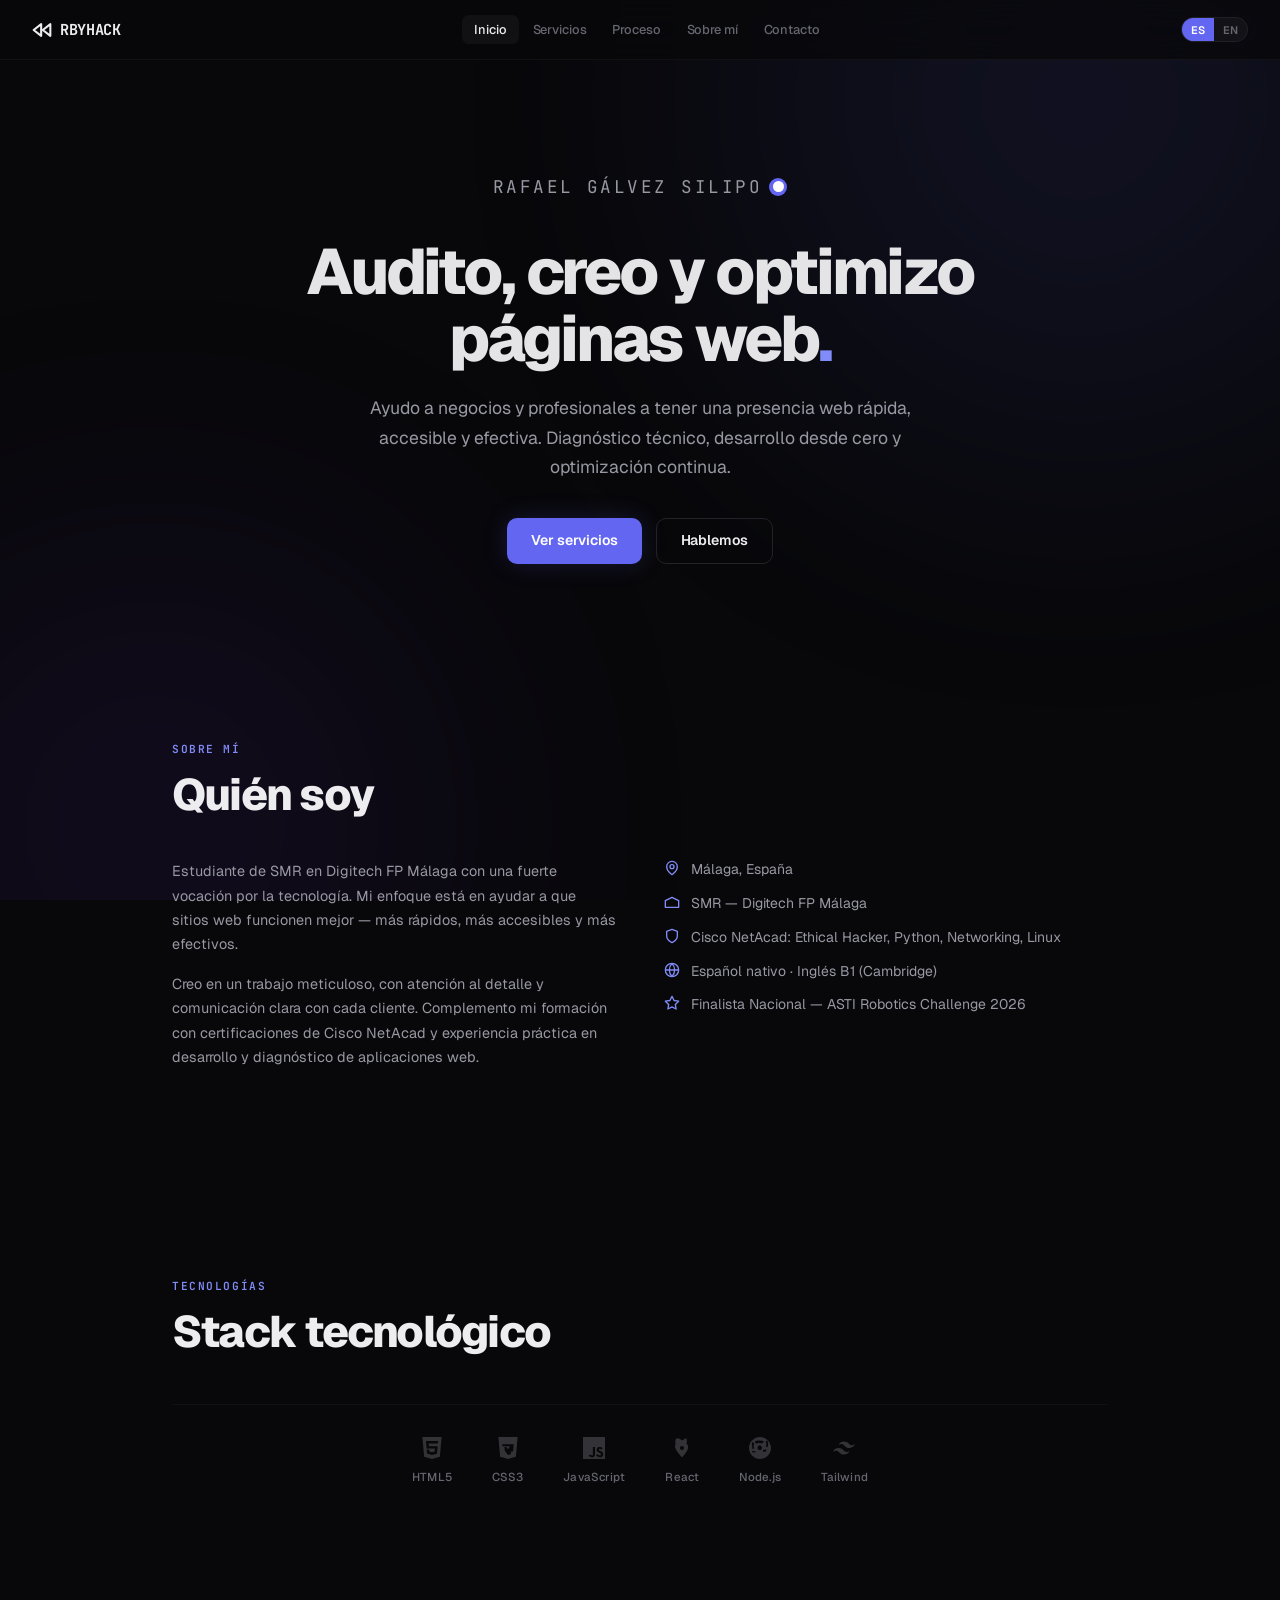
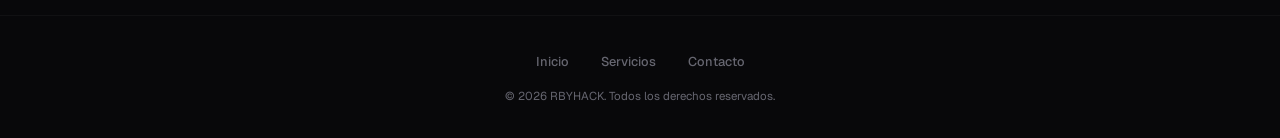
<file: index.html>
<!DOCTYPE html>
<html lang="es">
<head>
  <meta charset="UTF-8">
  <meta name="viewport" content="width=device-width, initial-scale=1.0">
  <meta name="description" content="Auditoría, desarrollo y optimización web. Sitios rápidos, accesibles y efectivos por Rafael Gálvez Silipo.">
  <title data-i18n="site_title">Rafael Gálvez Silipo — Auditoría & Desarrollo Web</title>
  <link rel="stylesheet" href="css/style.css">
  <link rel="icon" type="image/svg+xml" href="assets/favicon.svg">
</head>
<body>
  <div class="bg-gradient"></div>
  <div class="grid-overlay"></div>
  <div class="cursor-glow"></div>

  <nav class="navbar">
    <a href="index.html" class="logo">
      <svg width="20" height="20" viewBox="0 0 24 24" fill="none" stroke="currentColor" stroke-width="2.5" stroke-linecap="round" stroke-linejoin="round"><polygon points="11 19 2 12 11 5 11 19"/><polygon points="22 19 13 12 22 5 22 19"/></svg>
      RBYHACK
    </a>
    <ul class="nav-links">
      <li><a href="index.html" data-i18n="nav_home">Inicio</a></li>
      <li><a href="services.html" data-i18n="nav_services">Servicios</a></li>
      <li><a href="process.html" data-i18n="nav_process">Proceso</a></li>
      <li><a href="about.html" data-i18n="nav_about">Sobre mí</a></li>
      <li><a href="contact.html" data-i18n="nav_contact">Contacto</a></li>
    </ul>
    <div style="display:flex;align-items:center;gap:0.5rem;">
      <div class="lang-switcher">
        <button data-lang="es" class="active">ES</button>
        <button data-lang="en">EN</button>
      </div>
      <button class="hamburger" aria-label="Menu">
        <span></span><span></span><span></span>
      </button>
    </div>
  </nav>

  <main class="page-wrapper">
    <!-- HERO -->
    <section class="hero">
      <p class="section-label fade-in" style="display:flex;align-items:center;justify-content:center;gap:0.45rem;">
        <span data-i18n="hero_greeting">Rafael Gálvez Silipo</span>
        <span class="verified-badge">
          <svg viewBox="0 0 24 24"><circle cx="12" cy="12" r="12"/><path d="M8 12l3 3 5-5" stroke="#fff" stroke-width="2.5" stroke-linecap="round" stroke-linejoin="round"/></svg>
        </span>
      </p>
      <h1 class="fade-in delay-1">
        <span id="hero-typed">Audito, creo y optimizo páginas web</span><span class="highlight">.</span>
      </h1>
      <p class="fade-in delay-2" data-i18n="hero_subtitle">Ayudo a negocios y profesionales a tener una presencia web rápida, accesible y efectiva. Diagnóstico técnico, desarrollo desde cero y optimización continua.</p>
      <div class="hero-cta fade-in delay-3">
        <a href="services.html" class="btn btn-primary" data-i18n="hero_cta_services">Ver servicios</a>
        <a href="contact.html" class="btn btn-outline" data-i18n="hero_cta_contact">Hablemos</a>
      </div>
    </section>

    <!-- ABOUT ME (compact) -->
    <section class="section">
      <p class="section-label fade-in" data-i18n="section_about_label">Sobre mí</p>
      <h2 class="section-title fade-in" data-i18n="section_about_title">Quién soy</h2>
      <div class="about-grid">
        <div class="about-text fade-in delay-1">
          <p data-i18n="about_p1">Estudiante de SMR en Digitech FP Málaga con una fuerte vocación por la tecnología. Mi enfoque está en ayudar a que sitios web funcionen mejor — más rápidos, más accesibles y más efectivos.</p>
          <p data-i18n="about_p2">Creo en un trabajo meticuloso, con atención al detalle y comunicación clara con cada cliente. Complemento mi formación con certificaciones de Cisco NetAcad y experiencia práctica en desarrollo y diagnóstico de aplicaciones web.</p>
        </div>
        <ul class="highlights-list fade-in delay-2">
          <li>
            <svg viewBox="0 0 24 24" fill="none"><path d="M20 10c0 6-8 12-8 12s-8-6-8-12a8 8 0 0 1 16 0Z" stroke="currentColor" stroke-width="2" stroke-linecap="round" stroke-linejoin="round"/><circle cx="12" cy="10" r="3" stroke="currentColor" stroke-width="2"/></svg>
            <span data-i18n="highlight_location">Málaga, España</span>
          </li>
          <li>
            <svg viewBox="0 0 24 24" fill="none"><path d="M22 10v6M2 10l10-5 10 5M2 10v10h20V10" stroke="currentColor" stroke-width="2" stroke-linecap="round" stroke-linejoin="round"/></svg>
            <span data-i18n="highlight_education">SMR — Digitech FP Málaga</span>
          </li>
          <li>
            <svg viewBox="0 0 24 24" fill="none"><path d="M12 22s8-4 8-10V5l-8-3-8 3v7c0 6 8 10 8 10z" stroke="currentColor" stroke-width="2" stroke-linecap="round" stroke-linejoin="round"/></svg>
            <span data-i18n="highlight_cert">Cisco NetAcad: Ethical Hacker, Python, Networking, Linux</span>
          </li>
          <li>
            <svg viewBox="0 0 24 24" fill="none"><circle cx="12" cy="12" r="10" stroke="currentColor" stroke-width="2"/><path d="M2 12h20M12 2a15.3 15.3 0 0 1 4 10 15.3 15.3 0 0 1-4 10M12 2a15.3 15.3 0 0 0-4 10 15.3 15.3 0 0 0 4 10" stroke="currentColor" stroke-width="2"/></svg>
            <span data-i18n="highlight_lang">Español nativo · Inglés B1 (Cambridge)</span>
          </li>
          <li>
            <svg viewBox="0 0 24 24" fill="none"><polygon points="12 2 15.09 8.26 22 9.27 17 14.14 18.18 21.02 12 17.77 5.82 21.02 7 14.14 2 9.27 8.91 8.26 12 2" stroke="currentColor" stroke-width="2" stroke-linecap="round" stroke-linejoin="round"/></svg>
            <span data-i18n="highlight_achievement">Finalista Nacional — ASTI Robotics Challenge 2026</span>
          </li>
        </ul>
      </div>
    </section>

    <!-- TECH STACK -->
    <section class="section">
      <p class="section-label fade-in" data-i18n="section_tech_label">Tecnologías</p>
      <h2 class="section-title fade-in" data-i18n="section_tech_title">Stack tecnológico</h2>
      <div class="tech-stack fade-in delay-1">
        <div class="tech-item">
          <svg viewBox="0 0 24 24" fill="currentColor"><path d="M1.5 0h21l-1.91 21.563L11.977 24l-8.564-2.438L1.5 0zm7.031 9.75l-.232-2.718 10.059.003.23-2.622L5.412 4.41l.698 8.01h9.126l-.326 3.426-2.91.804-2.955-.81-.188-2.11H6.248l.33 4.171L12 19.651l5.379-1.443.744-8.157H8.531z"/></svg>
          <span>HTML5</span>
        </div>
        <div class="tech-item">
          <svg viewBox="0 0 24 24" fill="currentColor"><path d="M1.5 0h21l-1.91 21.563L11.977 24l-8.565-2.438L1.5 0zm13.164 16.37l2.91-.803.683-7.598H5.775l.176 2.109h7.628l-.206 2.288-1.395.382-1.404-.384-.138-1.548H8.132l.33 4.171L12 19.65l3.535-.97z"/></svg>
          <span>CSS3</span>
        </div>
        <div class="tech-item">
          <svg viewBox="0 0 24 24" fill="currentColor"><path d="M0 0h24v24H0V0zm22.034 18.276c-.175-1.095-.888-2.015-3.003-2.873-.736-.345-1.554-.585-1.797-1.14-.091-.33-.105-.51-.046-.705.15-.646.915-.84 1.515-.66.39.12.75.42.976.9 1.034-.676 1.034-.676 1.755-1.125-.27-.42-.404-.601-.586-.78-.63-.705-1.469-1.065-2.834-1.034l-.705.089c-.676.165-1.32.525-1.71 1.005-1.14 1.291-.811 3.541.569 4.471 1.365 1.02 3.361 1.244 3.616 2.205.24 1.17-.87 1.545-1.966 1.41-.811-.18-1.26-.586-1.755-1.336l-1.83 1.051c.21.48.45.689.81 1.109 1.74 1.756 6.09 1.666 6.871-1.004.029-.09.24-.705.074-1.65l.046.067zm-8.983-7.245h-2.248c0 1.938-.009 3.864-.009 5.805 0 1.232.063 2.363-.138 2.711-.33.689-1.18.601-1.566.48-.396-.196-.597-.466-.83-.855-.063-.105-.11-.196-.127-.196l-1.825 1.125c.305.63.75 1.172 1.324 1.517.855.51 2.004.675 3.207.405.783-.226 1.458-.691 1.811-1.411.51-.93.402-2.07.397-3.346.012-2.054 0-4.109 0-6.179l.004-.056z"/></svg>
          <span>JavaScript</span>
        </div>
        <div class="tech-item">
          <svg viewBox="0 0 24 24" fill="currentColor"><path d="M14.23 12.004a2.236 2.236 0 0 1-2.235 2.236 2.236 2.236 0 0 1-2.236-2.236 2.236 2.236 0 0 1 2.235-2.236 2.236 2.236 0 0 1 2.236 2.236zm2.648-10.69c-1.346 0-3.107.96-4.888 2.622-1.78-1.653-3.542-2.602-4.887-2.602-.41 0-.783.093-1.106.278-1.375.793-1.683 3.264-.973 6.365C1.98 11.466 9.316 19.244 12 22.307c2.684-3.083 10.02-10.903 4.976-15.03.71-3.1.402-5.571-.973-6.365-.323-.185-.696-.278-1.106-.278z"/></svg>
          <span>React</span>
        </div>
        <div class="tech-item">
          <svg viewBox="0 0 24 24" fill="currentColor"><path d="M12 0C5.373 0 0 5.373 0 12s5.373 12 12 12 12-5.373 12-12S18.627 0 12 0zm.04 3.858c1.32.019 2.634.252 3.694.601.004.536-.004 1.072-.004 1.56-.682.304-1.325.682-1.925 1.15a5.22 5.22 0 0 0-1.775-.601 5.26 5.26 0 0 0-1.775.004c-.604.124-1.17.354-1.674.673-.62-.468-1.27-.846-1.97-1.22-.004-.502-.008-1.052-.004-1.596 1.068-.35 2.37-.582 3.694-.6.226 0 .452.01.678.029zm-8.224.395l.004 1.56c.7.37 1.358.794 1.97 1.26a5.35 5.35 0 0 0-.65 1.695 5.28 5.28 0 0 0-.025 1.75c.094.602.3 1.18.62 1.695-.61.462-1.27.86-1.966 1.232-.004-.5-.008-1.036-.004-1.56-.352-1.068-.582-2.37-.6-3.694a5.78 5.78 0 0 1 .03-.678c.168-1.1.412-2.09.621-2.76zm16.35.008c.209.67.453 1.664.621 2.76a5.78 5.78 0 0 1 .03.678c-.018 1.324-.248 2.626-.6 3.694-.688-.372-1.344-.77-1.946-1.232.32-.515.526-1.093.62-1.695.087-.577.079-1.163-.025-1.75a5.35 5.35 0 0 0-.65-1.695c.607-.466 1.262-.89 1.95-1.26zm-8.916 4.855c.496.005 1.001.132 1.45.38.444.248.8.586 1.04.99.245.404.37.853.37 1.305a2.45 2.45 0 0 1-.5 1.48 2.42 2.42 0 0 1-1.27.885 2.404 2.404 0 0 1-1.539-.075 2.42 2.42 0 0 1-1.005-.81 2.45 2.45 0 0 1-.5-1.48c0-.452.125-.901.37-1.305.24-.404.596-.744 1.04-.99.448-.248.953-.375 1.45-.38zm-7.815 4.22c.005.522.001 1.054-.007 1.552 1.02.355 2.26.58 3.52.602.007.536.005 1.072.005 1.552-1.262.017-2.52-.205-3.522-.602-.007-.522-.005-1.054.004-1.552v-.55c0-.334 0-.668.004-1.002h-.004zm15.384.004v.55c.008.498.008 1.03.004 1.552-1.002.397-2.262.62-3.52.602-.004-.48-.002-.952-.005-1.428l-.004-.626c1.26-.022 2.502-.248 3.525-.65z"/></svg>
          <span>Node.js</span>
        </div>
        <div class="tech-item">
          <svg viewBox="0 0 24 24" fill="currentColor"><path d="M12.001,4.8c-3.2,0-5.2,1.6-6,4.8c1.2-1.6,2.6-2.2,4.2-1.8c0.913,0.228,1.565,0.89,2.288,1.624 C13.666,10.618,15.027,12,18.001,12c3.2,0,5.2-1.6,6-4.8c-1.2,1.6-2.6,2.2-4.2,1.8c-0.913-0.228-1.565-0.89-2.288-1.624 C16.337,6.182,14.976,4.8,12.001,4.8z M6.001,12c-3.2,0-5.2,1.6-6,4.8c1.2-1.6,2.6-2.2,4.2-1.8c0.913,0.228,1.565,0.89,2.288,1.624 c1.177,1.194,2.538,2.576,5.512,2.576c3.2,0,5.2-1.6,6-4.8c-1.2,1.6-2.6,2.2-4.2,1.8c-0.913-0.228-1.565-0.89-2.288-1.624 C10.337,13.382,8.976,12,6.001,12z"/></svg>
          <span>Tailwind</span>
        </div>
      </div>
    </section>
  </main>

  <footer class="footer">
    <div class="footer-content">
      <ul class="footer-links">
        <li><a href="index.html" data-i18n="footer_home">Inicio</a></li>
        <li><a href="services.html" data-i18n="footer_services">Servicios</a></li>
        <li><a href="contact.html" data-i18n="footer_contact">Contacto</a></li>
      </ul>
      <p>&copy; <span id="year"></span> RBYHACK. <span data-i18n="footer_rights">Todos los derechos reservados.</span></p>
    </div>
  </footer>

  <script src="js/i18n.js"></script>
  <script src="js/main.js"></script>
  <script>
    document.getElementById('year').textContent = new Date().getFullYear();
    I18n.init().then(() => {
      const s = I18n.translations[I18n.currentLang];
      if (!s) return;
      const strings = [
        s.hero_title_part1 + s.hero_title_part2 + s.hero_title_part3 + s.hero_title_part4 + s.hero_title_part5,
        s.hero_title_part1 + s.hero_title_part2 + s.hero_title_part5
      ];
      const el = document.getElementById('hero-typed');
      let i = 0, j = 0, text = strings[0], typing = true;

      // Start on second string so first cycle types the full phrase
      el.textContent = '';
      typing = true;
      j = 0;

      function tick() {
        if (typing) {
          if (j <= text.length) {
            el.textContent = text.substring(0, j);
            j++;
            setTimeout(tick, 65);
          } else {
            typing = false;
            setTimeout(tick, 2500);
          }
        } else {
          if (j > 0) {
            el.textContent = text.substring(0, j);
            j--;
            setTimeout(tick, 28);
          } else {
            typing = true;
            i = (i + 1) % strings.length;
            text = strings[i];
            setTimeout(tick, 400);
          }
        }
      }
      tick();
    });
  </script>
</body>
</html>
</file>
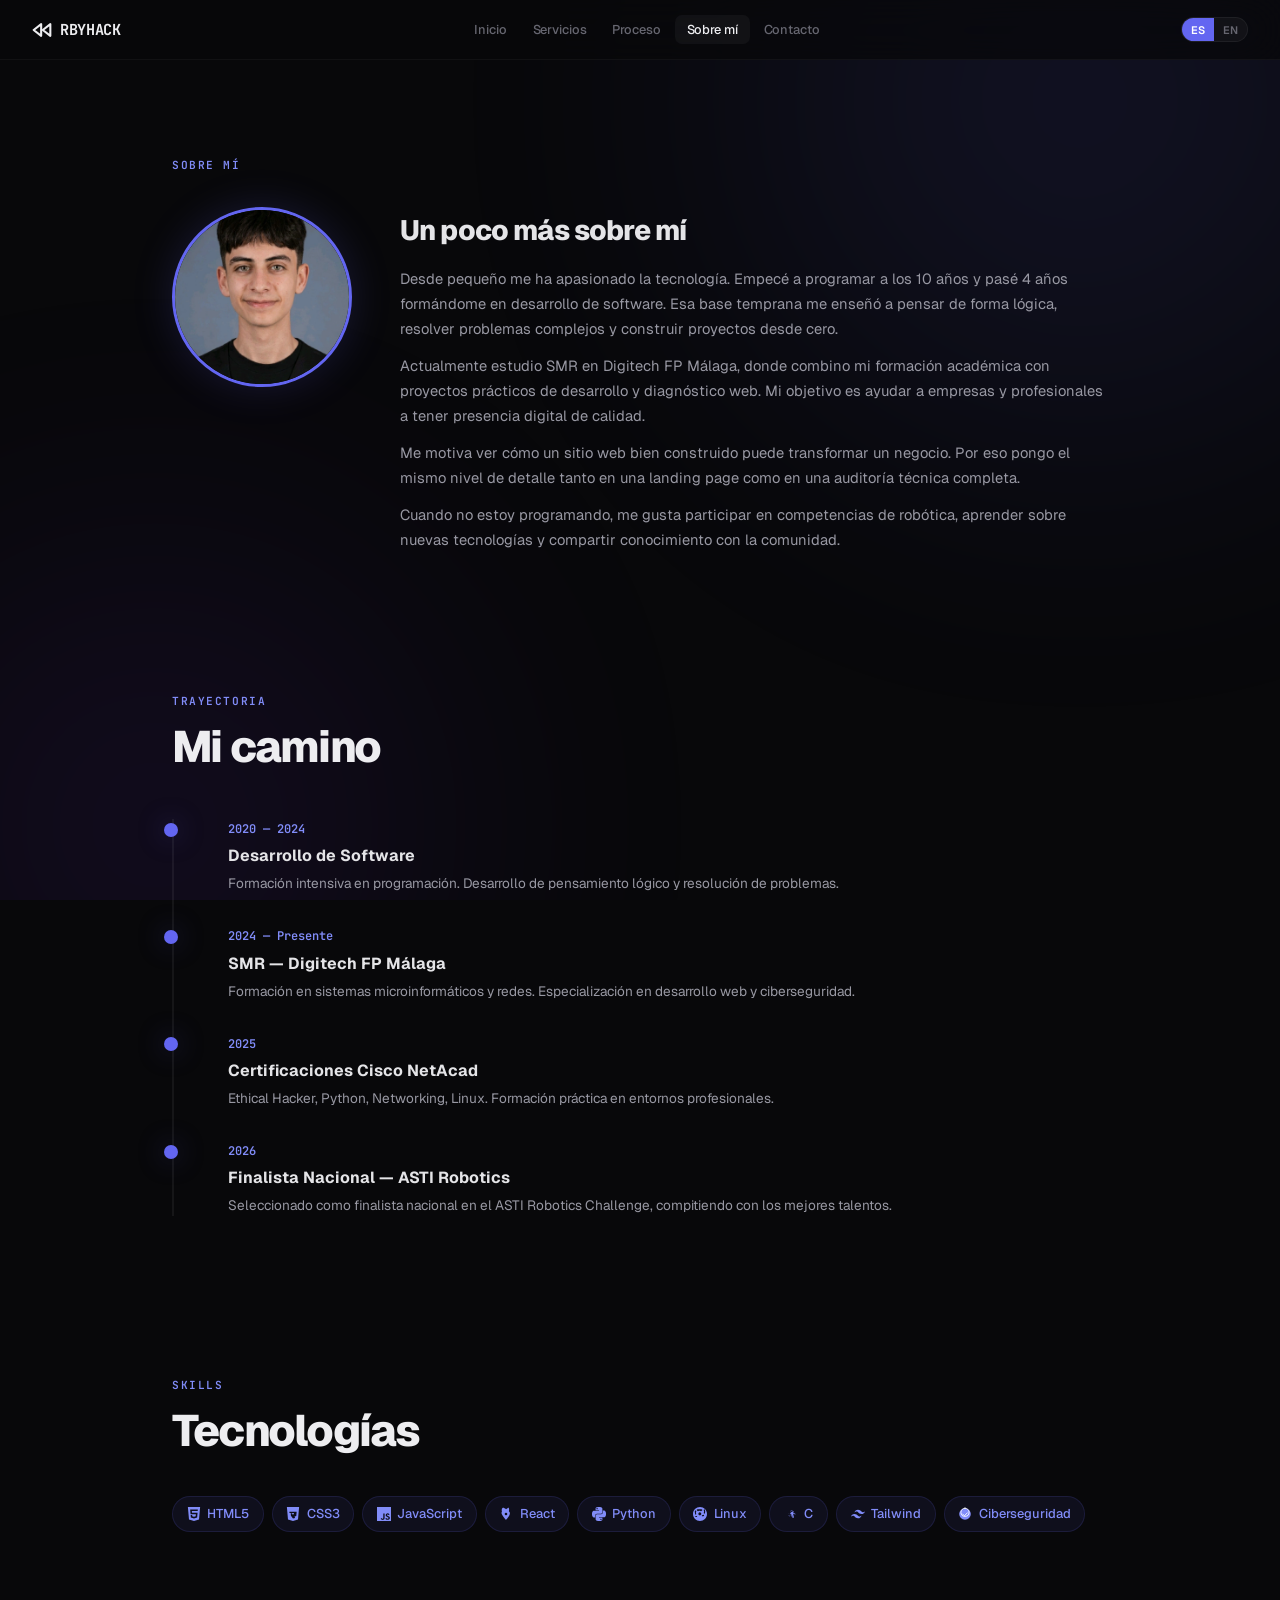
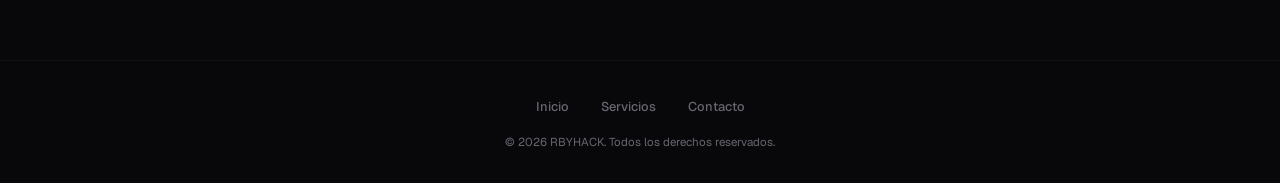
<file: about.html>
<!DOCTYPE html>
<html lang="es">
<head>
  <meta charset="UTF-8">
  <meta name="viewport" content="width=device-width, initial-scale=1.0">
  <title data-i18n="site_title">Rafael Gálvez Silipo — Auditoría & Desarrollo Web</title>
  <link rel="stylesheet" href="css/style.css">
  <link rel="icon" type="image/svg+xml" href="assets/favicon.svg">
</head>
<body>
  <div class="bg-gradient"></div>
  <div class="grid-overlay"></div>
  <div class="cursor-glow"></div>

  <nav class="navbar">
    <a href="index.html" class="logo">
      <svg width="20" height="20" viewBox="0 0 24 24" fill="none" stroke="currentColor" stroke-width="2.5" stroke-linecap="round" stroke-linejoin="round"><polygon points="11 19 2 12 11 5 11 19"/><polygon points="22 19 13 12 22 5 22 19"/></svg>
      RBYHACK
    </a>
    <ul class="nav-links">
      <li><a href="index.html" data-i18n="nav_home">Inicio</a></li>
      <li><a href="services.html" data-i18n="nav_services">Servicios</a></li>
      <li><a href="process.html" data-i18n="nav_process">Proceso</a></li>
      <li><a href="about.html" data-i18n="nav_about">Sobre mí</a></li>
      <li><a href="contact.html" data-i18n="nav_contact">Contacto</a></li>
    </ul>
    <div style="display:flex;align-items:center;gap:0.5rem;">
      <div class="lang-switcher">
        <button data-lang="es" class="active">ES</button>
        <button data-lang="en">EN</button>
      </div>
      <button class="hamburger" aria-label="Menu">
        <span></span><span></span><span></span>
      </button>
    </div>
  </nav>

  <main class="page-wrapper">
    <!-- ABOUT HERO -->
    <section class="section" style="padding-top:6rem;">
      <p class="section-label fade-in" data-i18n="section_about_full_label">Sobre mí</p>
      <div class="about-hero">
        <img src="assets/images/profile.png" alt="Rafael Gálvez Silipo" class="profile-photo fade-in delay-1">
        <div class="about-bio fade-in delay-2">
          <h2 data-i18n="section_about_full_title">Un poco más sobre mí</h2>
          <p data-i18n="about_full_p1">Desde pequeño me ha apasionado la tecnología. Empecé a programar a los 10 años y pasé 4 años formándome en desarrollo de software. Esa base temprana me enseñó a pensar de forma lógica, resolver problemas complejos y construir proyectos desde cero.</p>
          <p data-i18n="about_full_p2">Actualmente estudio SMR en Digitech FP Málaga, donde combino mi formación académica con proyectos prácticos de desarrollo y diagnóstico web. Mi objetivo es ayudar a empresas y profesionales a tener presencia digital de calidad.</p>
          <p data-i18n="about_full_p3">Me motiva ver cómo un sitio web bien construido puede transformar un negocio. Por eso pongo el mismo nivel de detalle tanto en una landing page como en una auditoría técnica completa.</p>
          <p data-i18n="about_full_p4">Cuando no estoy programando, me gusta participar en competencias de robótica, aprender sobre nuevas tecnologías y compartir conocimiento con la comunidad.</p>
        </div>
      </div>
    </section>

    <!-- TIMELINE -->
    <section class="section" style="padding-top:2rem;">
      <p class="section-label fade-in" data-i18n="section_timeline_label">Trayectoria</p>
      <h2 class="section-title fade-in" data-i18n="section_timeline_title">Mi camino</h2>
      <div class="timeline">
        <div class="timeline-item fade-in delay-1">
          <div class="timeline-year" data-i18n="timeline_1_year">2020 — 2024</div>
          <h4 data-i18n="timeline_1_title">Desarrollo de Software</h4>
          <p data-i18n="timeline_1_desc">Formación intensiva en programación. Desarrollo de pensamiento lógico y resolución de problemas.</p>
        </div>
        <div class="timeline-item fade-in delay-2">
          <div class="timeline-year" data-i18n="timeline_2_year">2024 — Presente</div>
          <h4 data-i18n="timeline_2_title">SMR — Digitech FP Málaga</h4>
          <p data-i18n="timeline_2_desc">Formación en sistemas microinformáticos y redes. Especialización en desarrollo web y ciberseguridad.</p>
        </div>
        <div class="timeline-item fade-in delay-3">
          <div class="timeline-year" data-i18n="timeline_3_year">2025</div>
          <h4 data-i18n="timeline_3_title">Certificaciones Cisco NetAcad</h4>
          <p data-i18n="timeline_3_desc">Ethical Hacker, Python, Networking, Linux. Formación práctica en entornos profesionales.</p>
        </div>
        <div class="timeline-item fade-in delay-4">
          <div class="timeline-year" data-i18n="timeline_4_year">2026</div>
          <h4 data-i18n="timeline_4_title">Finalista Nacional — ASTI Robotics</h4>
          <p data-i18n="timeline_4_desc">Seleccionado como finalista nacional en el ASTI Robotics Challenge, compitiendo con los mejores talentos.</p>
        </div>
      </div>
    </section>

    <!-- SKILLS -->
    <section class="section" style="padding-top:2rem;">
      <p class="section-label fade-in" data-i18n="section_skills_label">Skills</p>
      <h2 class="section-title fade-in" data-i18n="section_skills_title">Tecnologías</h2>
      <div class="skills-grid fade-in delay-1">
        <span class="skill-badge">
          <svg viewBox="0 0 24 24" fill="currentColor"><path d="M1.5 0h21l-1.91 21.563L11.977 24l-8.564-2.438L1.5 0zm7.031 9.75l-.232-2.718 10.059.003.23-2.622L5.412 4.41l.698 8.01h9.126l-.326 3.426-2.91.804-2.955-.81-.188-2.11H6.248l.33 4.171L12 19.651l5.379-1.443.744-8.157H8.531z"/></svg>
          HTML5
        </span>
        <span class="skill-badge">
          <svg viewBox="0 0 24 24" fill="currentColor"><path d="M1.5 0h21l-1.91 21.563L11.977 24l-8.565-2.438L1.5 0zm13.164 16.37l2.91-.803.683-7.598H5.775l.176 2.109h7.628l-.206 2.288-1.395.382-1.404-.384-.138-1.548H8.132l.33 4.171L12 19.65l3.535-.97z"/></svg>
          CSS3
        </span>
        <span class="skill-badge">
          <svg viewBox="0 0 24 24" fill="currentColor"><path d="M0 0h24v24H0V0zm22.034 18.276c-.175-1.095-.888-2.015-3.003-2.873-.736-.345-1.554-.585-1.797-1.14-.091-.33-.105-.51-.046-.705.15-.646.915-.84 1.515-.66.39.12.75.42.976.9 1.034-.676 1.034-.676 1.755-1.125-.27-.42-.404-.601-.586-.78-.63-.705-1.469-1.065-2.834-1.034l-.705.089c-.676.165-1.32.525-1.71 1.005-1.14 1.291-.811 3.541.569 4.471 1.365 1.02 3.361 1.244 3.616 2.205.24 1.17-.87 1.545-1.966 1.41-.811-.18-1.26-.586-1.755-1.336l-1.83 1.051c.21.48.45.689.81 1.109 1.74 1.756 6.09 1.666 6.871-1.004.029-.09.24-.705.074-1.65l.046.067zm-8.983-7.245h-2.248c0 1.938-.009 3.864-.009 5.805 0 1.232.063 2.363-.138 2.711-.33.689-1.18.601-1.566.48-.396-.196-.597-.466-.83-.855-.063-.105-.11-.196-.127-.196l-1.825 1.125c.305.63.75 1.172 1.324 1.517.855.51 2.004.675 3.207.405.783-.226 1.458-.691 1.811-1.411.51-.93.402-2.07.397-3.346.012-2.054 0-4.109 0-6.179l.004-.056z"/></svg>
          JavaScript
        </span>
        <span class="skill-badge">
          <svg viewBox="0 0 24 24" fill="currentColor"><path d="M14.23 12.004a2.236 2.236 0 0 1-2.235 2.236 2.236 2.236 0 0 1-2.236-2.236 2.236 2.236 0 0 1 2.235-2.236 2.236 2.236 0 0 1 2.236 2.236zm2.648-10.69c-1.346 0-3.107.96-4.888 2.622-1.78-1.653-3.542-2.602-4.887-2.602-.41 0-.783.093-1.106.278-1.375.793-1.683 3.264-.973 6.365C1.98 11.466 9.316 19.244 12 22.307c2.684-3.083 10.02-10.903 4.976-15.03.71-3.1.402-5.571-.973-6.365-.323-.185-.696-.278-1.106-.278z"/></svg>
          React
        </span>
        <span class="skill-badge">
          <svg viewBox="0 0 24 24" fill="currentColor"><path d="M14.25.18l.9.2.73.26.59.3.45.32.34.34.25.34.16.33.1.3.04.26.02.2-.01.13V8.5l-.05.63-.13.55-.21.46-.26.38-.3.31-.33.25-.35.19-.35.14-.33.1-.3.07-.26.04-.21.02H8.77l-.69.05-.59.14-.5.22-.41.27-.33.32-.27.35-.2.36-.15.37-.1.35-.07.32-.04.27-.02.21v3.06H3.17l-.21-.03-.28-.07-.32-.12-.35-.18-.36-.26-.36-.36-.35-.46-.32-.59-.28-.73-.21-.88-.14-1.05-.05-1.23.06-1.22.16-1.04.24-.87.32-.71.36-.57.4-.44.42-.33.42-.24.4-.16.36-.1.32-.05.24-.01h.16l.06.01h8.16v-.83H6.18l-.01-2.75-.02-.37.05-.34.11-.31.17-.28.25-.26.31-.23.38-.2.44-.18.51-.15.58-.12.64-.1.71-.06.77-.04.84-.02 1.27.05zm-6.3 1.98l-.23.33-.08.41.08.41.25.37.33.23.45.11.45-.07.37-.25.22-.33.09-.41-.08-.41-.25-.37-.33-.22-.45-.11-.45.06zm13.09 3.95l.28.06.32.12.35.18.36.27.36.35.35.47.32.59.28.73.21.88.14 1.04.05 1.23-.06 1.23-.16 1.04-.24.86-.32.71-.36.57-.4.45-.42.33-.42.24-.4.16-.36.09-.32.05-.24.02-.16-.01h-8.22v.82h5.84l.01 2.76.02.36-.05.34-.11.31-.17.29-.25.25-.31.24-.38.2-.44.17-.51.15-.58.13-.64.09-.71.07-.77.04-.84.01-1.27-.04-1.07-.14-.9-.2-.73-.25-.59-.3-.45-.33-.34-.34-.25-.34-.16-.33-.1-.3-.04-.25-.02-.2.01-.13v-5.34l.05-.64.13-.54.21-.46.26-.38.3-.32.33-.24.35-.2.35-.14.33-.1.3-.06.26-.04.21-.02.13-.01h5.84l.69-.05.59-.14.5-.21.41-.28.33-.32.27-.35.2-.36.15-.36.1-.35.07-.32.04-.28.02-.21V6.07h2.09l.14.01zm-6.47 14.25l-.23.33-.08.41.08.41.25.37.33.23.45.11.45-.07.37-.25.22-.33.09-.41-.08-.41-.25-.37-.33-.22-.45-.11-.45.06z"/></svg>
          Python
        </span>
        <span class="skill-badge">
          <svg viewBox="0 0 24 24" fill="currentColor"><path d="M12 0C5.373 0 0 5.373 0 12s5.373 12 12 12 12-5.373 12-12S18.627 0 12 0zm.04 3.858c1.32.019 2.634.252 3.694.601.004.536-.004 1.072-.004 1.56-.682.304-1.325.682-1.925 1.15a5.22 5.22 0 0 0-1.775-.601 5.26 5.26 0 0 0-1.775.004c-.604.124-1.17.354-1.674.673-.62-.468-1.27-.846-1.97-1.22-.004-.502-.008-1.052-.004-1.596 1.068-.35 2.37-.582 3.694-.6.226 0 .452.01.678.029zm-8.224.395l.004 1.56c.7.37 1.358.794 1.97 1.26a5.35 5.35 0 0 0-.65 1.695 5.28 5.28 0 0 0-.025 1.75c.094.602.3 1.18.62 1.695-.61.462-1.27.86-1.966 1.232-.004-.5-.008-1.036-.004-1.56-.352-1.068-.582-2.37-.6-3.694a5.78 5.78 0 0 1 .03-.678c.168-1.1.412-2.09.621-2.76zm16.35.008c.209.67.453 1.664.621 2.76a5.78 5.78 0 0 1 .03.678c-.018 1.324-.248 2.626-.6 3.694-.688-.372-1.344-.77-1.946-1.232.32-.515.526-1.093.62-1.695.087-.577.079-1.163-.025-1.75a5.35 5.35 0 0 0-.65-1.695c.607-.466 1.262-.89 1.95-1.26zm-8.916 4.855c.496.005 1.001.132 1.45.38.444.248.8.586 1.04.99.245.404.37.853.37 1.305a2.45 2.45 0 0 1-.5 1.48 2.42 2.42 0 0 1-1.27.885 2.404 2.404 0 0 1-1.539-.075 2.42 2.42 0 0 1-1.005-.81 2.45 2.45 0 0 1-.5-1.48c0-.452.125-.901.37-1.305.24-.404.596-.744 1.04-.99.448-.248.953-.375 1.45-.38zm-7.815 4.22c.005.522.001 1.054-.007 1.552 1.02.355 2.26.58 3.52.602.007.536.005 1.072.005 1.552-1.262.017-2.52-.205-3.522-.602-.007-.522-.005-1.054.004-1.552v-.55c0-.334 0-.668.004-1.002h-.004zm15.384.004v.55c.008.498.008 1.03.004 1.552-1.002.397-2.262.62-3.52.602-.004-.48-.002-.952-.005-1.428l-.004-.626c1.26-.022 2.502-.248 3.525-.65z"/></svg>
          Linux
        </span>
        <span class="skill-badge">
          <svg viewBox="0 0 24 24" fill="currentColor"><path d="M16.592 7.377c-2.365-1.806-4.463-1.857-6.117-.52l.59.77c1.405-1.11 3.139-1.08 5.148.423 1.043.78 1.71 1.244 2.239 1.48l.082.03c.006.01.073.05.073.05-.008-.003-3.281-2.547-6.354-.6-.644.41-1.185 1.033-1.45 1.618-.157.323-.167.787.107 1.264.488.825 1.53 1.45 2.58 1.65.17.6.067 1.164-.025 1.5l-.008.015c-.427-.203-1.01-.553-1.307-1.21l-.757.525c.5.85 1.37 1.354 2.28 1.577l.155.453c.127 1.08.656 1.795 1.057 2.187.26.25.442.316.586.316h.003c.216-.005.424-.145.564-.247.53-.504.81-1.113.81-1.697 0-.578-.068-1.004-.68-3.026l-.47-1.53c.394-.29.874-.523 1.327-.563h.002c.867-.07 1.657.36 2.238.988l.586-.73c-.706-.77-1.72-1.28-2.784-1.26-.514.05-.96.23-1.33.498zm-2.108 8.916c-.13.104-.24.174-.314.168-.074-.01-.1-.06-.125-.112-.27-.53-.157-1.043.238-1.573.09-.06.17-.1.256-.125l.236.79c.06.19.11.37.17.53-.155.1-.303.196-.462.32zm-2.022.905l-.287-.994c.157-.09.316-.144.467-.173.014.06.03.123.045.186l.246.842c-.182.05-.346.08-.47.138zm-2.358-1.02c-.778-.16-1.58-.6-1.937-1.207-.113-.19-.15-.52.013-.858.13-.28.325-.513.556-.685l.3.983c-.1.05-.234.144-.32.254-.028.036-.044.07-.03.096.05.12.306.24.532.3zm3.53-2.36l-.285-.966c.184-.05.353-.057.488-.02l-.004.018-.19.647zm-5.688-2.943c.318.163.733.28 1.164.418l-.22-.754c-.337-.115-.66-.244-.944-.413z"/></svg>
          C
        </span>
        <span class="skill-badge">
          <svg viewBox="0 0 24 24" fill="currentColor"><path d="M12.001,4.8c-3.2,0-5.2,1.6-6,4.8c1.2-1.6,2.6-2.2,4.2-1.8c0.913,0.228,1.565,0.89,2.288,1.624 C13.666,10.618,15.027,12,18.001,12c3.2,0,5.2-1.6,6-4.8c-1.2,1.6-2.6,2.2-4.2,1.8c-0.913-0.228-1.565-0.89-2.288-1.624 C16.337,6.182,14.976,4.8,12.001,4.8z M6.001,12c-3.2,0-5.2,1.6-6,4.8c1.2-1.6,2.6-2.2,4.2-1.8c0.913,0.228,1.565,0.89,2.288,1.624 c1.177,1.194,2.538,2.576,5.512,2.576c3.2,0,5.2-1.6,6-4.8c-1.2,1.6-2.6,2.2-4.2,1.8c-0.913-0.228-1.565-0.89-2.288-1.624 C10.337,13.382,8.976,12,6.001,12z"/></svg>
          Tailwind
        </span>
        <span class="skill-badge">
          <svg viewBox="0 0 24 24" fill="currentColor"><circle cx="12" cy="12" r="10"/><path d="M12 2a7 7 0 0 0-7 7v0a7 7 0 0 0 7 7 7 7 0 0 0 7-7v0a7 7 0 0 0-7-7zM8 12l3 3 5-5" stroke="#fff" stroke-width="1.5" stroke-linecap="round" stroke-linejoin="round" fill="none"/></svg>
          Ciberseguridad
        </span>
      </div>
    </section>
  </main>

  <footer class="footer">
    <div class="footer-content">
      <ul class="footer-links">
        <li><a href="index.html" data-i18n="footer_home">Inicio</a></li>
        <li><a href="services.html" data-i18n="footer_services">Servicios</a></li>
        <li><a href="contact.html" data-i18n="footer_contact">Contacto</a></li>
      </ul>
      <p>&copy; <span id="year"></span> RBYHACK. <span data-i18n="footer_rights">Todos los derechos reservados.</span></p>
    </div>
  </footer>

  <script src="js/i18n.js"></script>
  <script src="js/main.js"></script>
  <script>
    document.getElementById('year').textContent = new Date().getFullYear();
    I18n.init();
  </script>
</body>
</html>
</file>
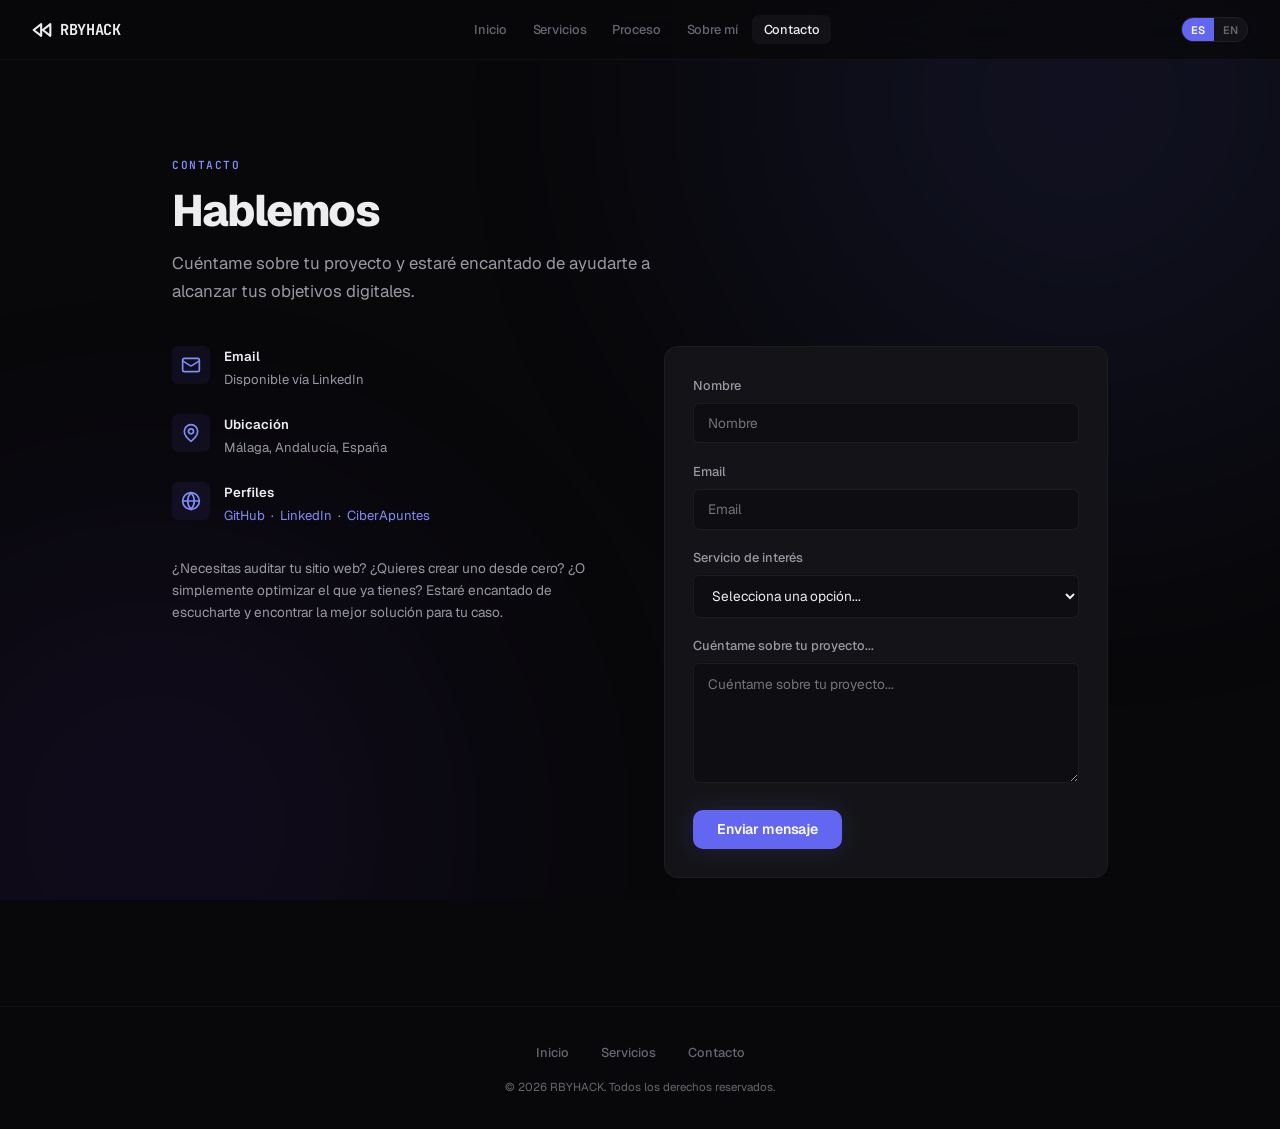
<file: contact.html>
<!DOCTYPE html>
<html lang="es">
<head>
  <meta charset="UTF-8">
  <meta name="viewport" content="width=device-width, initial-scale=1.0">
  <title data-i18n="site_title">Rafael Gálvez Silipo — Auditoría & Desarrollo Web</title>
  <link rel="stylesheet" href="css/style.css">
  <link rel="icon" type="image/svg+xml" href="assets/favicon.svg">
</head>
<body>
  <div class="bg-gradient"></div>
  <div class="grid-overlay"></div>
  <div class="cursor-glow"></div>

  <nav class="navbar">
    <a href="index.html" class="logo">
      <svg width="20" height="20" viewBox="0 0 24 24" fill="none" stroke="currentColor" stroke-width="2.5" stroke-linecap="round" stroke-linejoin="round"><polygon points="11 19 2 12 11 5 11 19"/><polygon points="22 19 13 12 22 5 22 19"/></svg>
      RBYHACK
    </a>
    <ul class="nav-links">
      <li><a href="index.html" data-i18n="nav_home">Inicio</a></li>
      <li><a href="services.html" data-i18n="nav_services">Servicios</a></li>
      <li><a href="process.html" data-i18n="nav_process">Proceso</a></li>
      <li><a href="about.html" data-i18n="nav_about">Sobre mí</a></li>
      <li><a href="contact.html" data-i18n="nav_contact">Contacto</a></li>
    </ul>
    <div style="display:flex;align-items:center;gap:0.5rem;">
      <div class="lang-switcher">
        <button data-lang="es" class="active">ES</button>
        <button data-lang="en">EN</button>
      </div>
      <button class="hamburger" aria-label="Menu">
        <span></span><span></span><span></span>
      </button>
    </div>
  </nav>

  <main class="page-wrapper">
    <section class="section" style="padding-top:6rem;">
      <p class="section-label fade-in" data-i18n="section_contact_label">Contacto</p>
      <h1 class="section-title fade-in" data-i18n="section_contact_title">Hablemos</h1>
      <p class="section-subtitle fade-in" data-i18n="section_contact_subtitle">Cuéntame sobre tu proyecto y estaré encantado de ayudarte a alcanzar tus objetivos digitales.</p>

      <div class="contact-grid">
        <div class="contact-info">
          <div class="contact-item fade-in-left delay-1">
            <div class="contact-item-icon">
              <svg viewBox="0 0 24 24" fill="none" stroke="currentColor" stroke-width="2" stroke-linecap="round" stroke-linejoin="round"><rect width="20" height="16" x="2" y="4" rx="2"/><path d="m22 7-8.97 5.7a1.94 1.94 0 0 1-2.06 0L2 7"/></svg>
            </div>
            <div class="contact-item-info">
              <h4 data-i18n="contact_email_label">Email</h4>
              <p data-i18n="contact_email_value">Disponible vía LinkedIn</p>
            </div>
          </div>

          <div class="contact-item fade-in-left delay-2">
            <div class="contact-item-icon">
              <svg viewBox="0 0 24 24" fill="none" stroke="currentColor" stroke-width="2" stroke-linecap="round" stroke-linejoin="round"><path d="M20 10c0 6-8 12-8 12s-8-6-8-12a8 8 0 0 1 16 0Z"/><circle cx="12" cy="10" r="3"/></svg>
            </div>
            <div class="contact-item-info">
              <h4 data-i18n="contact_location_label">Ubicación</h4>
              <p data-i18n="contact_location_value">Málaga, Andalucía, España</p>
            </div>
          </div>

          <div class="contact-item fade-in-left delay-3">
            <div class="contact-item-icon">
              <svg viewBox="0 0 24 24" fill="none" stroke="currentColor" stroke-width="2" stroke-linecap="round" stroke-linejoin="round"><circle cx="12" cy="12" r="10"/><path d="M2 12h20"/><path d="M12 2a15.3 15.3 0 0 1 4 10 15.3 15.3 0 0 1-4 10"/><path d="M12 2a15.3 15.3 0 0 0-4 10 15.3 15.3 0 0 0 4 10"/></svg>
            </div>
            <div class="contact-item-info">
              <h4 data-i18n="contact_profiles_label">Perfiles</h4>
              <p>
                <a href="https://github.com/Ruby570bocadito" target="_blank">GitHub</a>
                &nbsp;&middot;&nbsp;
                <a href="#">LinkedIn</a>
                &nbsp;&middot;&nbsp;
                <a href="https://github.com/Ruby570bocadito/Biblioteca-del-Pentesting" target="_blank">CiberApuntes</a>
              </p>
            </div>
          </div>

          <div class="contact-item fade-in-left delay-4" style="margin-top:0.5rem;flex-direction:column;">
            <p style="color:var(--text-secondary);font-size:0.85rem;line-height:1.6;">
              ¿Necesitas auditar tu sitio web? ¿Quieres crear uno desde cero? ¿O simplemente optimizar el que ya tienes? Estaré encantado de escucharte y encontrar la mejor solución para tu caso.
            </p>
          </div>
        </div>

        <form id="contact-form" class="contact-form fade-in-right delay-2" action="https://formspree.io/f/mnjyedqj" method="POST">
          <div class="form-group">
            <label for="name" data-i18n="form_name">Nombre</label>
            <input type="text" id="name" name="name" data-i18n-placeholder="form_name" placeholder="Nombre" required>
          </div>

          <div class="form-group">
            <label for="email" data-i18n="form_email">Email</label>
            <input type="email" id="email" name="email" data-i18n-placeholder="form_email" placeholder="Email" required>
          </div>

          <div class="form-group">
            <label for="service" data-i18n="form_service">Servicio de interés</label>
            <select id="service" name="service" required>
              <option value="" data-i18n="form_service_default">Selecciona una opción...</option>
              <option value="audit" data-i18n="form_service_audit">Auditoría Web</option>
              <option value="dev" data-i18n="form_service_dev">Desarrollo Web</option>
              <option value="consulting" data-i18n="form_service_consulting">Optimización & Consultoría</option>
            </select>
          </div>

          <div class="form-group">
            <label for="message" data-i18n="form_message">Cuéntame sobre tu proyecto...</label>
            <textarea id="message" name="message" data-i18n-placeholder="form_message" placeholder="Cuéntame sobre tu proyecto..." required></textarea>
          </div>

          <div class="form-submit">
            <button type="submit" class="btn btn-primary" data-i18n="form_submit">Enviar mensaje</button>
            <span class="form-error" data-i18n="form_error">Error al enviar. Intenta de nuevo por favor.</span>
            <span class="form-success">
              <svg viewBox="0 0 24 24" fill="none"><path d="M20 6L9 17l-5-5" stroke="currentColor" stroke-width="2" stroke-linecap="round" stroke-linejoin="round"/></svg>
              <span data-i18n="form_success">Mensaje enviado. Gracias por contactarme.</span>
            </span>
          </div>
        </form>
      </div>
    </section>
  </main>

  <footer class="footer">
    <div class="footer-content">
      <ul class="footer-links">
        <li><a href="index.html" data-i18n="footer_home">Inicio</a></li>
        <li><a href="services.html" data-i18n="footer_services">Servicios</a></li>
        <li><a href="contact.html" data-i18n="footer_contact">Contacto</a></li>
      </ul>
      <p>&copy; <span id="year"></span> RBYHACK. <span data-i18n="footer_rights">Todos los derechos reservados.</span></p>
    </div>
  </footer>

  <script src="js/i18n.js"></script>
  <script src="js/main.js"></script>
  <script>
    document.getElementById('year').textContent = new Date().getFullYear();
    I18n.init();
  </script>
</body>
</html>
</file>
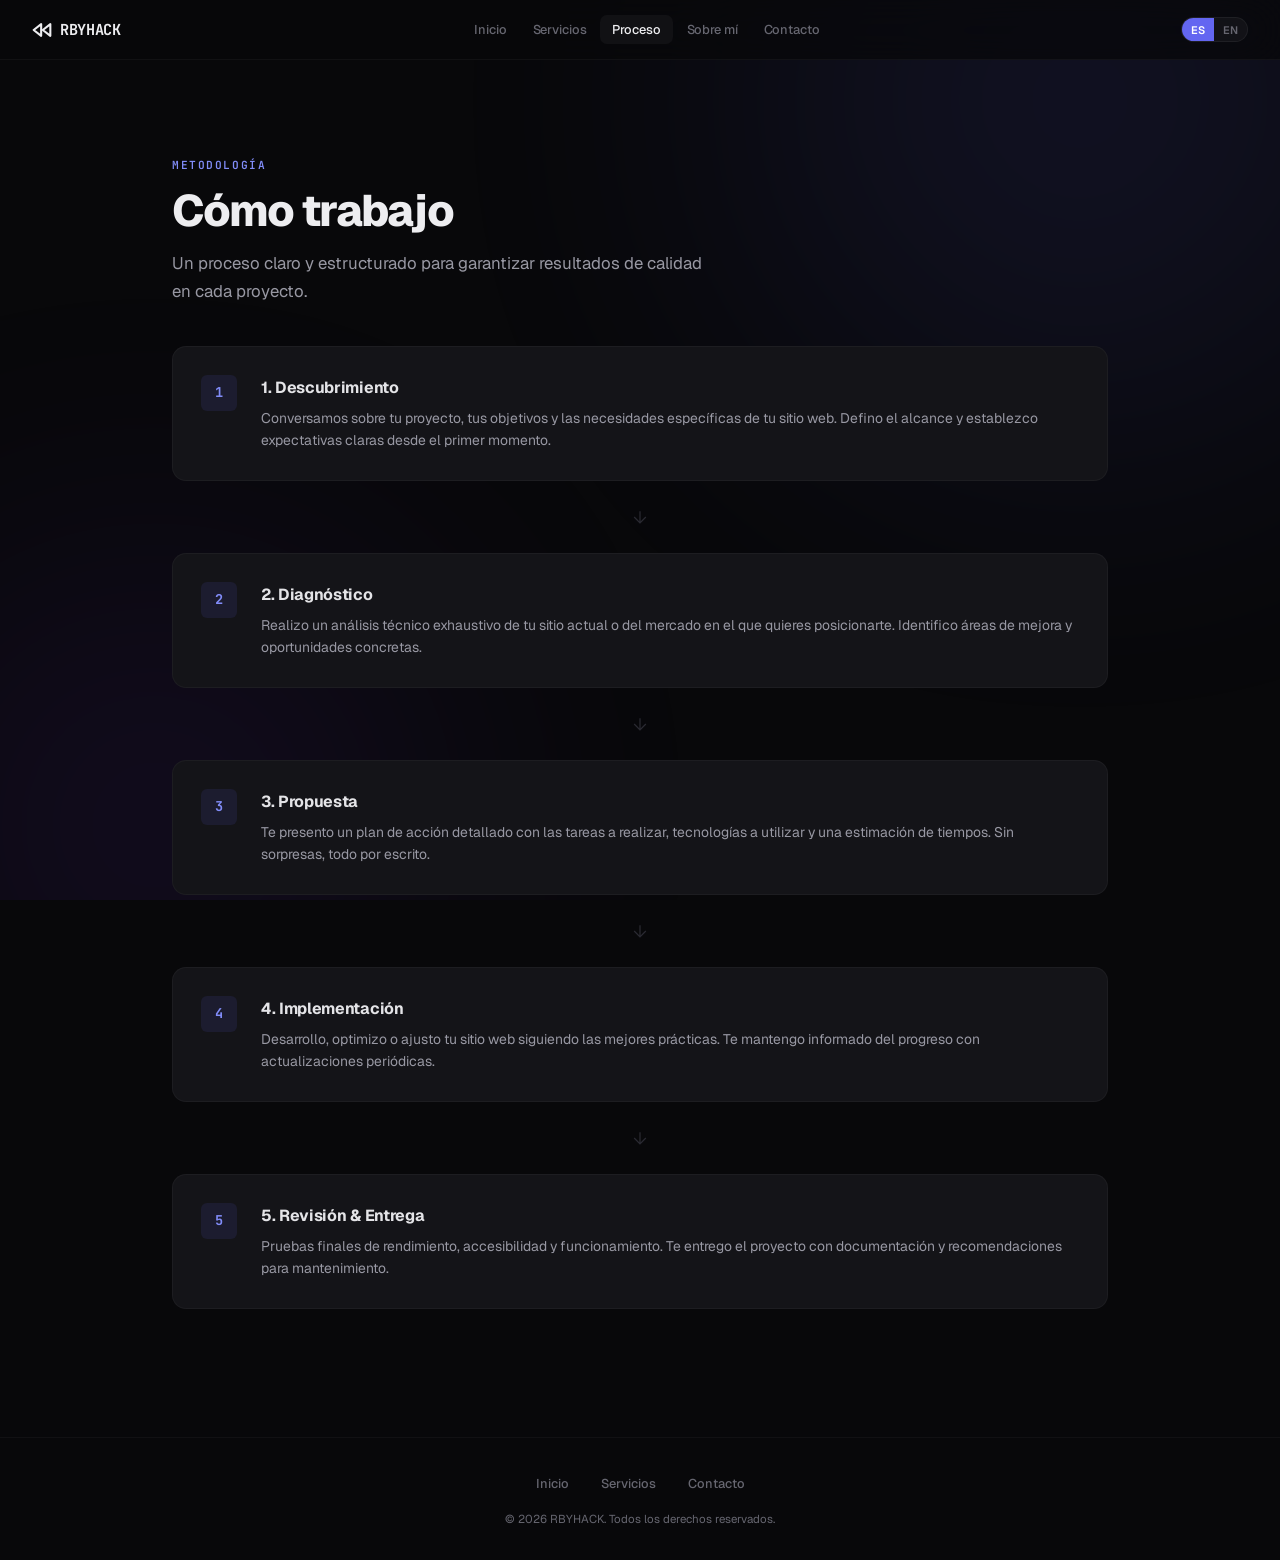
<file: process.html>
<!DOCTYPE html>
<html lang="es">
<head>
  <meta charset="UTF-8">
  <meta name="viewport" content="width=device-width, initial-scale=1.0">
  <title data-i18n="site_title">Rafael Gálvez Silipo — Auditoría & Desarrollo Web</title>
  <link rel="stylesheet" href="css/style.css">
  <link rel="icon" type="image/svg+xml" href="assets/favicon.svg">
</head>
<body>
  <div class="bg-gradient"></div>
  <div class="grid-overlay"></div>
  <div class="cursor-glow"></div>

  <nav class="navbar">
    <a href="index.html" class="logo">
      <svg width="20" height="20" viewBox="0 0 24 24" fill="none" stroke="currentColor" stroke-width="2.5" stroke-linecap="round" stroke-linejoin="round"><polygon points="11 19 2 12 11 5 11 19"/><polygon points="22 19 13 12 22 5 22 19"/></svg>
      RBYHACK
    </a>
    <ul class="nav-links">
      <li><a href="index.html" data-i18n="nav_home">Inicio</a></li>
      <li><a href="services.html" data-i18n="nav_services">Servicios</a></li>
      <li><a href="process.html" data-i18n="nav_process">Proceso</a></li>
      <li><a href="about.html" data-i18n="nav_about">Sobre mí</a></li>
      <li><a href="contact.html" data-i18n="nav_contact">Contacto</a></li>
    </ul>
    <div style="display:flex;align-items:center;gap:0.5rem;">
      <div class="lang-switcher">
        <button data-lang="es" class="active">ES</button>
        <button data-lang="en">EN</button>
      </div>
      <button class="hamburger" aria-label="Menu">
        <span></span><span></span><span></span>
      </button>
    </div>
  </nav>

  <main class="page-wrapper">
    <section class="section" style="padding-top:6rem;">
      <p class="section-label fade-in" data-i18n="section_process_label">Metodología</p>
      <h1 class="section-title fade-in" data-i18n="section_process_title">Cómo trabajo</h1>
      <p class="section-subtitle fade-in" data-i18n="section_process_subtitle">Un proceso claro y estructurado para garantizar resultados de calidad en cada proyecto.</p>

      <div class="steps-list">
        <div class="step fade-in delay-1">
          <div class="step-number">1</div>
          <div class="step-body">
            <h3 data-i18n="step_1_title">1. Descubrimiento</h3>
            <p data-i18n="step_1_desc">Conversamos sobre tu proyecto, tus objetivos y las necesidades específicas de tu sitio web. Defino el alcance y establezco expectativas claras desde el primer momento.</p>
          </div>
        </div>
        <div class="step-arrow fade-in delay-1">
          <svg width="20" height="20" viewBox="0 0 24 24" fill="none" stroke="currentColor" stroke-width="1.5"><path d="M12 5v14M5 12l7 7 7-7"/></svg>
        </div>

        <div class="step fade-in delay-2">
          <div class="step-number">2</div>
          <div class="step-body">
            <h3 data-i18n="step_2_title">2. Diagnóstico</h3>
            <p data-i18n="step_2_desc">Realizo un análisis técnico exhaustivo de tu sitio actual o del mercado en el que quieres posicionarte. Identifico áreas de mejora y oportunidades concretas.</p>
          </div>
        </div>
        <div class="step-arrow fade-in delay-2">
          <svg width="20" height="20" viewBox="0 0 24 24" fill="none" stroke="currentColor" stroke-width="1.5"><path d="M12 5v14M5 12l7 7 7-7"/></svg>
        </div>

        <div class="step fade-in delay-3">
          <div class="step-number">3</div>
          <div class="step-body">
            <h3 data-i18n="step_3_title">3. Propuesta</h3>
            <p data-i18n="step_3_desc">Te presento un plan de acción detallado con las tareas a realizar, tecnologías a utilizar y una estimación de tiempos. Sin sorpresas, todo por escrito.</p>
          </div>
        </div>
        <div class="step-arrow fade-in delay-3">
          <svg width="20" height="20" viewBox="0 0 24 24" fill="none" stroke="currentColor" stroke-width="1.5"><path d="M12 5v14M5 12l7 7 7-7"/></svg>
        </div>

        <div class="step fade-in delay-4">
          <div class="step-number">4</div>
          <div class="step-body">
            <h3 data-i18n="step_4_title">4. Implementación</h3>
            <p data-i18n="step_4_desc">Desarrollo, optimizo o ajusto tu sitio web siguiendo las mejores prácticas. Te mantengo informado del progreso con actualizaciones periódicas.</p>
          </div>
        </div>
        <div class="step-arrow fade-in delay-4">
          <svg width="20" height="20" viewBox="0 0 24 24" fill="none" stroke="currentColor" stroke-width="1.5"><path d="M12 5v14M5 12l7 7 7-7"/></svg>
        </div>

        <div class="step fade-in delay-5">
          <div class="step-number">5</div>
          <div class="step-body">
            <h3 data-i18n="step_5_title">5. Revisión & Entrega</h3>
            <p data-i18n="step_5_desc">Pruebas finales de rendimiento, accesibilidad y funcionamiento. Te entrego el proyecto con documentación y recomendaciones para mantenimiento.</p>
          </div>
        </div>
      </div>
    </section>
  </main>

  <footer class="footer">
    <div class="footer-content">
      <ul class="footer-links">
        <li><a href="index.html" data-i18n="footer_home">Inicio</a></li>
        <li><a href="services.html" data-i18n="footer_services">Servicios</a></li>
        <li><a href="contact.html" data-i18n="footer_contact">Contacto</a></li>
      </ul>
      <p>&copy; <span id="year"></span> RBYHACK. <span data-i18n="footer_rights">Todos los derechos reservados.</span></p>
    </div>
  </footer>

  <script src="js/i18n.js"></script>
  <script src="js/main.js"></script>
  <script>
    document.getElementById('year').textContent = new Date().getFullYear();
    I18n.init();
  </script>
</body>
</html>
</file>
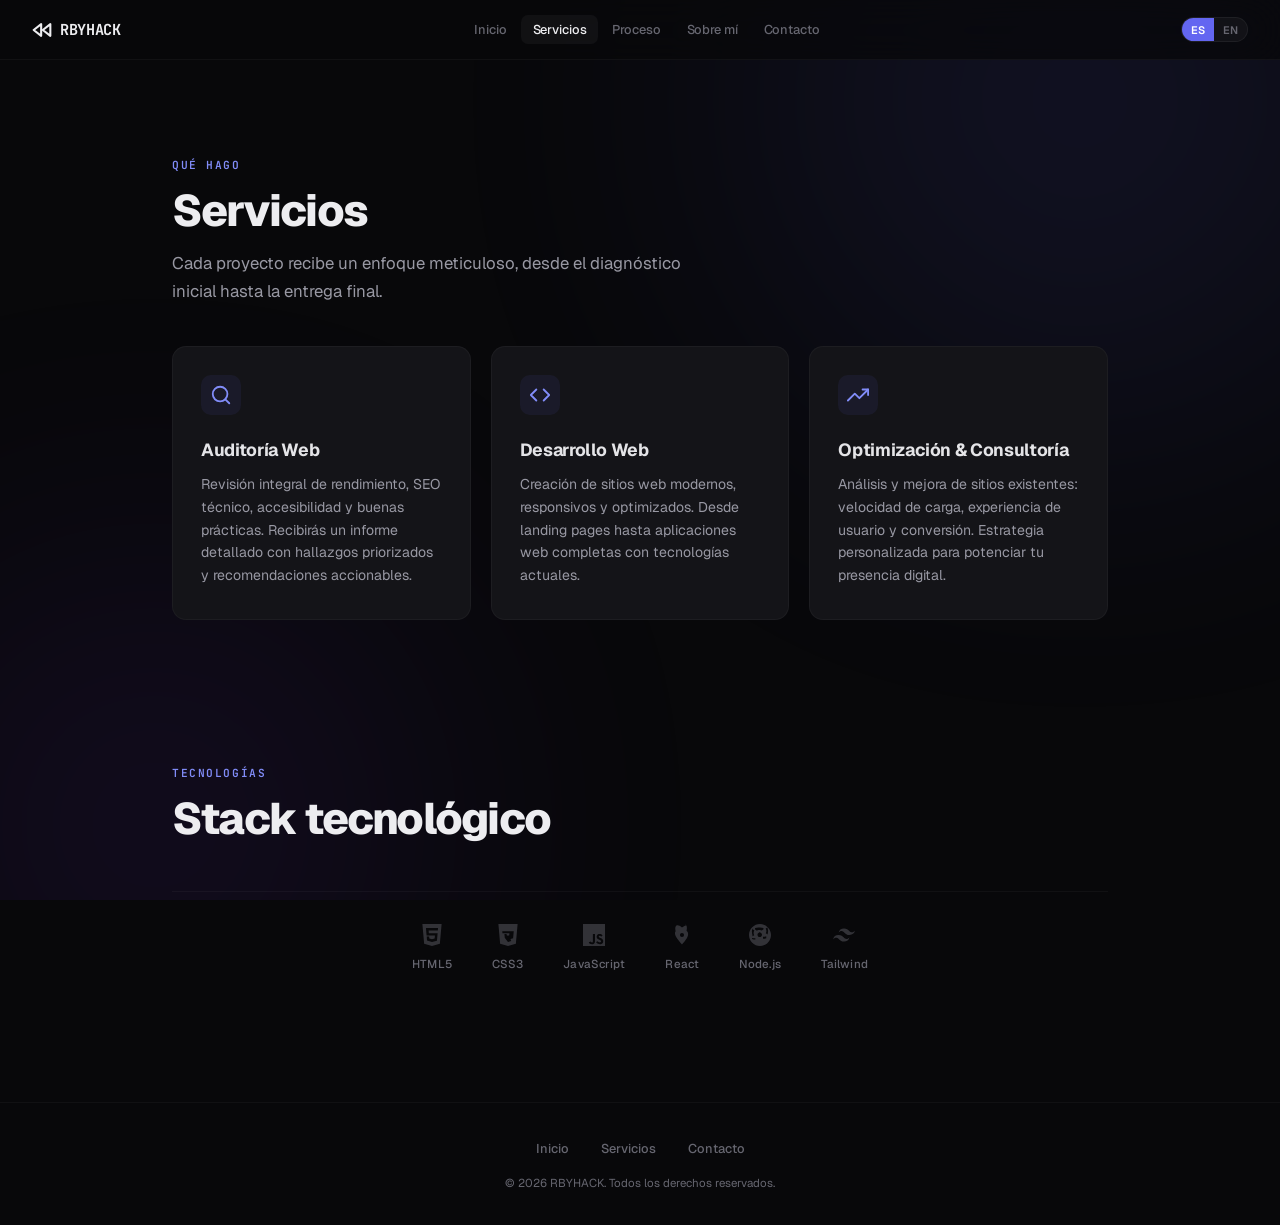
<file: services.html>
<!DOCTYPE html>
<html lang="es">
<head>
  <meta charset="UTF-8">
  <meta name="viewport" content="width=device-width, initial-scale=1.0">
  <title data-i18n="site_title">Rafael Gálvez Silipo — Auditoría & Desarrollo Web</title>
  <link rel="stylesheet" href="css/style.css">
  <link rel="icon" type="image/svg+xml" href="assets/favicon.svg">
</head>
<body>
  <div class="bg-gradient"></div>
  <div class="grid-overlay"></div>
  <div class="cursor-glow"></div>

  <nav class="navbar">
    <a href="index.html" class="logo">
      <svg width="20" height="20" viewBox="0 0 24 24" fill="none" stroke="currentColor" stroke-width="2.5" stroke-linecap="round" stroke-linejoin="round"><polygon points="11 19 2 12 11 5 11 19"/><polygon points="22 19 13 12 22 5 22 19"/></svg>
      RBYHACK
    </a>
    <ul class="nav-links">
      <li><a href="index.html" data-i18n="nav_home">Inicio</a></li>
      <li><a href="services.html" data-i18n="nav_services">Servicios</a></li>
      <li><a href="process.html" data-i18n="nav_process">Proceso</a></li>
      <li><a href="about.html" data-i18n="nav_about">Sobre mí</a></li>
      <li><a href="contact.html" data-i18n="nav_contact">Contacto</a></li>
    </ul>
    <div style="display:flex;align-items:center;gap:0.5rem;">
      <div class="lang-switcher">
        <button data-lang="es" class="active">ES</button>
        <button data-lang="en">EN</button>
      </div>
      <button class="hamburger" aria-label="Menu">
        <span></span><span></span><span></span>
      </button>
    </div>
  </nav>

  <main class="page-wrapper">
    <section class="section" style="padding-top:6rem;">
      <p class="section-label fade-in" data-i18n="section_services_label">Qué hago</p>
      <h1 class="section-title fade-in" data-i18n="section_services_title">Servicios</h1>
      <p class="section-subtitle fade-in" data-i18n="section_services_subtitle">Cada proyecto recibe un enfoque meticuloso, desde el diagnóstico inicial hasta la entrega final.</p>

      <div class="cards-grid">
        <div class="card fade-in-left delay-1">
          <div class="card-icon">
            <svg viewBox="0 0 24 24" fill="none"><circle cx="11" cy="11" r="8" stroke="currentColor" stroke-width="2"/><path d="m21 21-4.3-4.3" stroke="currentColor" stroke-width="2" stroke-linecap="round" stroke-linejoin="round"/></svg>
          </div>
          <h3 data-i18n="service_audit_title">Auditoría Web</h3>
          <p data-i18n="service_audit_desc">Revisión integral de rendimiento, SEO técnico, accesibilidad y buenas prácticas. Recibirás un informe detallado con hallazgos priorizados y recomendaciones accionables.</p>
        </div>
        <div class="card fade-in-left delay-2">
          <div class="card-icon">
            <svg viewBox="0 0 24 24" fill="none"><polyline points="16 18 22 12 16 6" stroke="currentColor" stroke-width="2" stroke-linecap="round" stroke-linejoin="round"/><polyline points="8 6 2 12 8 18" stroke="currentColor" stroke-width="2" stroke-linecap="round" stroke-linejoin="round"/></svg>
          </div>
          <h3 data-i18n="service_dev_title">Desarrollo Web</h3>
          <p data-i18n="service_dev_desc">Creación de sitios web modernos, responsivos y optimizados. Desde landing pages hasta aplicaciones web completas con tecnologías actuales.</p>
        </div>
        <div class="card fade-in-left delay-3">
          <div class="card-icon">
            <svg viewBox="0 0 24 24" fill="none"><polyline points="23 6 13.5 15.5 8.5 10.5 1 18" stroke="currentColor" stroke-width="2" stroke-linecap="round" stroke-linejoin="round"/><polyline points="17 6 23 6 23 12" stroke="currentColor" stroke-width="2" stroke-linecap="round" stroke-linejoin="round"/></svg>
          </div>
          <h3 data-i18n="service_consulting_title">Optimización & Consultoría</h3>
          <p data-i18n="service_consulting_desc">Análisis y mejora de sitios existentes: velocidad de carga, experiencia de usuario y conversión. Estrategia personalizada para potenciar tu presencia digital.</p>
        </div>
      </div>
    </section>

    <section class="section" style="padding-top:3rem;">
      <p class="section-label fade-in" data-i18n="section_tech_label">Tecnologías</p>
      <h2 class="section-title fade-in" data-i18n="section_tech_title">Stack tecnológico</h2>
      <div class="tech-stack fade-in delay-1">
        <div class="tech-item">
          <svg viewBox="0 0 24 24" fill="currentColor"><path d="M1.5 0h21l-1.91 21.563L11.977 24l-8.564-2.438L1.5 0zm7.031 9.75l-.232-2.718 10.059.003.23-2.622L5.412 4.41l.698 8.01h9.126l-.326 3.426-2.91.804-2.955-.81-.188-2.11H6.248l.33 4.171L12 19.651l5.379-1.443.744-8.157H8.531z"/></svg>
          <span>HTML5</span>
        </div>
        <div class="tech-item">
          <svg viewBox="0 0 24 24" fill="currentColor"><path d="M1.5 0h21l-1.91 21.563L11.977 24l-8.565-2.438L1.5 0zm13.164 16.37l2.91-.803.683-7.598H5.775l.176 2.109h7.628l-.206 2.288-1.395.382-1.404-.384-.138-1.548H8.132l.33 4.171L12 19.65l3.535-.97z"/></svg>
          <span>CSS3</span>
        </div>
        <div class="tech-item">
          <svg viewBox="0 0 24 24" fill="currentColor"><path d="M0 0h24v24H0V0zm22.034 18.276c-.175-1.095-.888-2.015-3.003-2.873-.736-.345-1.554-.585-1.797-1.14-.091-.33-.105-.51-.046-.705.15-.646.915-.84 1.515-.66.39.12.75.42.976.9 1.034-.676 1.034-.676 1.755-1.125-.27-.42-.404-.601-.586-.78-.63-.705-1.469-1.065-2.834-1.034l-.705.089c-.676.165-1.32.525-1.71 1.005-1.14 1.291-.811 3.541.569 4.471 1.365 1.02 3.361 1.244 3.616 2.205.24 1.17-.87 1.545-1.966 1.41-.811-.18-1.26-.586-1.755-1.336l-1.83 1.051c.21.48.45.689.81 1.109 1.74 1.756 6.09 1.666 6.871-1.004.029-.09.24-.705.074-1.65l.046.067zm-8.983-7.245h-2.248c0 1.938-.009 3.864-.009 5.805 0 1.232.063 2.363-.138 2.711-.33.689-1.18.601-1.566.48-.396-.196-.597-.466-.83-.855-.063-.105-.11-.196-.127-.196l-1.825 1.125c.305.63.75 1.172 1.324 1.517.855.51 2.004.675 3.207.405.783-.226 1.458-.691 1.811-1.411.51-.93.402-2.07.397-3.346.012-2.054 0-4.109 0-6.179l.004-.056z"/></svg>
          <span>JavaScript</span>
        </div>
        <div class="tech-item">
          <svg viewBox="0 0 24 24" fill="currentColor"><path d="M14.23 12.004a2.236 2.236 0 0 1-2.235 2.236 2.236 2.236 0 0 1-2.236-2.236 2.236 2.236 0 0 1 2.235-2.236 2.236 2.236 0 0 1 2.236 2.236zm2.648-10.69c-1.346 0-3.107.96-4.888 2.622-1.78-1.653-3.542-2.602-4.887-2.602-.41 0-.783.093-1.106.278-1.375.793-1.683 3.264-.973 6.365C1.98 11.466 9.316 19.244 12 22.307c2.684-3.083 10.02-10.903 4.976-15.03.71-3.1.402-5.571-.973-6.365-.323-.185-.696-.278-1.106-.278z"/></svg>
          <span>React</span>
        </div>
        <div class="tech-item">
          <svg viewBox="0 0 24 24" fill="currentColor"><path d="M12 0C5.373 0 0 5.373 0 12s5.373 12 12 12 12-5.373 12-12S18.627 0 12 0zm.04 3.858c1.32.019 2.634.252 3.694.601.004.536-.004 1.072-.004 1.56-.682.304-1.325.682-1.925 1.15a5.22 5.22 0 0 0-1.775-.601 5.26 5.26 0 0 0-1.775.004c-.604.124-1.17.354-1.674.673-.62-.468-1.27-.846-1.97-1.22-.004-.502-.008-1.052-.004-1.596 1.068-.35 2.37-.582 3.694-.6.226 0 .452.01.678.029zm-8.224.395l.004 1.56c.7.37 1.358.794 1.97 1.26a5.35 5.35 0 0 0-.65 1.695 5.28 5.28 0 0 0-.025 1.75c.094.602.3 1.18.62 1.695-.61.462-1.27.86-1.966 1.232-.004-.5-.008-1.036-.004-1.56-.352-1.068-.582-2.37-.6-3.694a5.78 5.78 0 0 1 .03-.678c.168-1.1.412-2.09.621-2.76zm16.35.008c.209.67.453 1.664.621 2.76a5.78 5.78 0 0 1 .03.678c-.018 1.324-.248 2.626-.6 3.694-.688-.372-1.344-.77-1.946-1.232.32-.515.526-1.093.62-1.695.087-.577.079-1.163-.025-1.75a5.35 5.35 0 0 0-.65-1.695c.607-.466 1.262-.89 1.95-1.26zm-8.916 4.855c.496.005 1.001.132 1.45.38.444.248.8.586 1.04.99.245.404.37.853.37 1.305a2.45 2.45 0 0 1-.5 1.48 2.42 2.42 0 0 1-1.27.885 2.404 2.404 0 0 1-1.539-.075 2.42 2.42 0 0 1-1.005-.81 2.45 2.45 0 0 1-.5-1.48c0-.452.125-.901.37-1.305.24-.404.596-.744 1.04-.99.448-.248.953-.375 1.45-.38zm-7.815 4.22c.005.522.001 1.054-.007 1.552 1.02.355 2.26.58 3.52.602.007.536.005 1.072.005 1.552-1.262.017-2.52-.205-3.522-.602-.007-.522-.005-1.054.004-1.552v-.55c0-.334 0-.668.004-1.002h-.004zm15.384.004v.55c.008.498.008 1.03.004 1.552-1.002.397-2.262.62-3.52.602-.004-.48-.002-.952-.005-1.428l-.004-.626c1.26-.022 2.502-.248 3.525-.65z"/></svg>
          <span>Node.js</span>
        </div>
        <div class="tech-item">
          <svg viewBox="0 0 24 24" fill="currentColor"><path d="M12.001,4.8c-3.2,0-5.2,1.6-6,4.8c1.2-1.6,2.6-2.2,4.2-1.8c0.913,0.228,1.565,0.89,2.288,1.624 C13.666,10.618,15.027,12,18.001,12c3.2,0,5.2-1.6,6-4.8c-1.2,1.6-2.6,2.2-4.2,1.8c-0.913-0.228-1.565-0.89-2.288-1.624 C16.337,6.182,14.976,4.8,12.001,4.8z M6.001,12c-3.2,0-5.2,1.6-6,4.8c1.2-1.6,2.6-2.2,4.2-1.8c0.913,0.228,1.565,0.89,2.288,1.624 c1.177,1.194,2.538,2.576,5.512,2.576c3.2,0,5.2-1.6,6-4.8c-1.2,1.6-2.6,2.2-4.2,1.8c-0.913-0.228-1.565-0.89-2.288-1.624 C10.337,13.382,8.976,12,6.001,12z"/></svg>
          <span>Tailwind</span>
        </div>
      </div>
    </section>
  </main>

  <footer class="footer">
    <div class="footer-content">
      <ul class="footer-links">
        <li><a href="index.html" data-i18n="footer_home">Inicio</a></li>
        <li><a href="services.html" data-i18n="footer_services">Servicios</a></li>
        <li><a href="contact.html" data-i18n="footer_contact">Contacto</a></li>
      </ul>
      <p>&copy; <span id="year"></span> RBYHACK. <span data-i18n="footer_rights">Todos los derechos reservados.</span></p>
    </div>
  </footer>

  <script src="js/i18n.js"></script>
  <script src="js/main.js"></script>
  <script>
    document.getElementById('year').textContent = new Date().getFullYear();
    I18n.init();
  </script>
</body>
</html>
</file>
<file: css/style.css>
/* ============================
   STYLE.CSS — RBYHACK
   Professional dark theme
   Fonts: Geist (body) + JetBrains Mono (mono)
   ============================ */

@import url('https://fonts.googleapis.com/css2?family=Geist:wght@300;400;500;600;700;800&family=JetBrains+Mono:wght@500;600;700&display=swap');

*, *::before, *::after {
  margin: 0;
  padding: 0;
  box-sizing: border-box;
}

html {
  scroll-behavior: smooth;
  font-size: 16px;
  -webkit-font-smoothing: antialiased;
  -moz-osx-font-smoothing: grayscale;
}

body {
  font-family: 'Geist', -apple-system, BlinkMacSystemFont, 'Segoe UI', sans-serif;
  background-color: #08080a;
  color: #e4e4e7;
  line-height: 1.68;
  overflow-x: hidden;
  min-height: 100vh;
  font-weight: 400;
  cursor: auto;
}

body.hidden-cursor,
body.hidden-cursor * { cursor: none !important; }

:root {
  --bg-primary: #08080a;
  --bg-secondary: #0e0e12;
  --bg-card: #141418;
  --bg-card-hover: #1a1a20;
  --border: #222228;
  --border-light: #2a2a32;
  --text-primary: #ededf0;
  --text-secondary: #9898a3;
  --text-muted: #666670;
  --accent: #6366f1;
  --accent-light: #818cf8;
  --accent-glow: rgba(99, 102, 241, 0.18);
  --accent-glow-strong: rgba(99, 102, 241, 0.35);
  --radius-sm: 6px;
  --radius: 10px;
  --radius-lg: 14px;
  --radius-xl: 20px;
  --transition: 0.28s cubic-bezier(0.4, 0, 0.2, 1);
  --section-gap: 6rem;
  --font-mono: 'JetBrains Mono', 'Fira Code', monospace;
}

/* Scrollbar */
::-webkit-scrollbar { width: 5px; }
::-webkit-scrollbar-track { background: var(--bg-primary); }
::-webkit-scrollbar-thumb { background: var(--border); border-radius: 3px; }
::-webkit-scrollbar-thumb:hover { background: #3a3a44; }

/* Selection */
::selection { background: rgba(99, 102, 241, 0.35); color: #fff; }

/* ---------- CURSOR GLOW ---------- */
.cursor-glow {
  position: fixed;
  top: 0;
  left: 0;
  width: 350px;
  height: 350px;
  border-radius: 50%;
  pointer-events: none;
  z-index: -1;
  background: radial-gradient(circle, rgba(99, 102, 241, 0.07) 0%, transparent 70%);
  transform: translate(-50%, -50%);
  transition: opacity 0.3s;
  opacity: 0;
}

body:hover .cursor-glow { opacity: 1; }

/* ---------- BACKGROUND ---------- */
.bg-gradient {
  position: fixed;
  inset: 0;
  z-index: -1;
  pointer-events: none;
  overflow: hidden;
}

.bg-gradient::before,
.bg-gradient::after {
  content: '';
  position: absolute;
  border-radius: 50%;
  filter: blur(140px);
  opacity: 0.10;
  animation: float 24s ease-in-out infinite;
}

.bg-gradient::before {
  width: 700px;
  height: 700px;
  background: var(--accent);
  top: -250px;
  right: -150px;
}

.bg-gradient::after {
  width: 550px;
  height: 550px;
  background: #7c3aed;
  bottom: -200px;
  left: -120px;
  animation-delay: -12s;
}

@keyframes float {
  0%, 100% { transform: translate(0, 0) scale(1); }
  25% { transform: translate(50px, -40px) scale(1.04); }
  50% { transform: translate(-30px, 30px) scale(0.96); }
  75% { transform: translate(-40px, -25px) scale(1.03); }
}

/* Grid overlay */
.grid-overlay {
  position: fixed;
  inset: 0;
  z-index: -1;
  pointer-events: none;
  opacity: 0.015;
  background-image:
    linear-gradient(rgba(255,255,255,0.05) 1px, transparent 1px),
    linear-gradient(90deg, rgba(255,255,255,0.05) 1px, transparent 1px);
  background-size: 64px 64px;
}

/* ---------- NAVBAR ---------- */
.navbar {
  position: fixed;
  top: 0;
  left: 0;
  right: 0;
  z-index: 1000;
  padding: 0 2rem;
  height: 60px;
  display: flex;
  align-items: center;
  justify-content: space-between;
  background: rgba(8, 8, 10, 0.78);
  backdrop-filter: blur(24px) saturate(160%);
  -webkit-backdrop-filter: blur(24px) saturate(160%);
  border-bottom: 1px solid rgba(255,255,255,0.04);
  transition: background var(--transition);
}

.navbar.scrolled {
  background: rgba(8, 8, 10, 0.94);
}

.logo {
  font-family: var(--font-mono);
  font-size: 0.95rem;
  font-weight: 700;
  color: var(--text-primary);
  text-decoration: none;
  letter-spacing: -0.02em;
  display: flex;
  align-items: center;
  gap: 0.5rem;
}

.logo span { color: var(--accent-light); }

.nav-links {
  display: flex;
  align-items: center;
  gap: 0.125rem;
  list-style: none;
}

.nav-links a {
  text-decoration: none;
  color: var(--text-muted);
  font-size: 0.8rem;
  font-weight: 500;
  padding: 0.4rem 0.75rem;
  border-radius: 7px;
  transition: all var(--transition);
  letter-spacing: -0.01em;
  font-family: 'Geist', sans-serif;
}

.nav-links a:hover,
.nav-links a.active {
  color: var(--text-primary);
  background: rgba(255, 255, 255, 0.04);
}

.lang-switcher {
  display: flex;
  align-items: center;
  background: rgba(255,255,255,0.04);
  border: 1px solid rgba(255,255,255,0.06);
  border-radius: 18px;
  overflow: hidden;
  margin-left: 0.5rem;
}

.lang-switcher button {
  background: none;
  border: none;
  color: var(--text-muted);
  font-family: 'Geist', sans-serif;
  font-size: 0.68rem;
  font-weight: 600;
  padding: 0.3rem 0.55rem;
  cursor: pointer;
  transition: all var(--transition);
  letter-spacing: 0.02em;
}

.lang-switcher button.active {
  background: var(--accent);
  color: #fff;
}

.hamburger {
  display: none;
  flex-direction: column;
  gap: 4px;
  cursor: pointer;
  background: none;
  border: none;
  padding: 4px;
}

.hamburger span {
  width: 18px;
  height: 1.5px;
  background: var(--text-primary);
  border-radius: 1px;
  transition: all var(--transition);
}

.hamburger.active span:nth-child(1) { transform: translateY(5.5px) rotate(45deg); }
.hamburger.active span:nth-child(2) { opacity: 0; }
.hamburger.active span:nth-child(3) { transform: translateY(-5.5px) rotate(-45deg); }

/* ---------- PAGE WRAPPER ---------- */
.page-wrapper { padding-top: 60px; min-height: 100vh; }

/* ---------- SECTIONS ---------- */
.section {
  padding: var(--section-gap) 2rem;
  max-width: 1000px;
  margin: 0 auto;
}

.section-label {
  font-size: 0.7rem;
  font-weight: 600;
  text-transform: uppercase;
  letter-spacing: 0.14em;
  color: var(--accent-light);
  margin-bottom: 0.75rem;
  font-family: var(--font-mono);
}

.section-title {
  font-size: clamp(1.75rem, 4.5vw, 2.75rem);
  font-weight: 800;
  letter-spacing: -0.04em;
  line-height: 1.1;
  margin-bottom: 0.875rem;
  color: var(--text-primary);
}

.section-subtitle {
  font-size: 1.05rem;
  color: var(--text-secondary);
  max-width: 540px;
  line-height: 1.68;
  font-weight: 400;
}

/* Section divider */
.section-divider {
  width: 48px;
  height: 3px;
  background: var(--accent);
  border-radius: 2px;
  margin-bottom: 2rem;
  opacity: 0.7;
}

/* ---------- HERO ---------- */
.hero {
  display: flex;
  flex-direction: column;
  align-items: center;
  justify-content: center;
  text-align: center;
  padding: 7rem 2rem 5rem;
  max-width: 800px;
  margin: 0 auto;
}

.hero h1 {
  font-size: clamp(2.25rem, 6vw, 4rem);
  font-weight: 800;
  letter-spacing: -0.045em;
  line-height: 1.06;
  margin-bottom: 1.25rem;
  min-height: 1.3em;
}

.hero h1 .highlight {
  color: var(--accent-light);
}

.hero p {
  font-size: 1.1rem;
  color: var(--text-secondary);
  max-width: 560px;
  margin-bottom: 2.25rem;
  line-height: 1.68;
  font-weight: 400;
}

.hero-cta {
  display: flex;
  gap: 0.875rem;
  flex-wrap: wrap;
  justify-content: center;
}

/* Typed cursor */
.typed-cursor {
  color: var(--accent);
  font-weight: 500;
  animation: blink 0.9s infinite;
}

@keyframes blink {
  0%, 100% { opacity: 1; }
  50% { opacity: 0; }
}

/* ---------- BUTTONS ---------- */
.btn {
  display: inline-flex;
  align-items: center;
  gap: 0.5rem;
  padding: 0.65rem 1.5rem;
  border-radius: 10px;
  font-family: 'Geist', sans-serif;
  font-size: 0.88rem;
  font-weight: 600;
  text-decoration: none;
  cursor: pointer;
  border: none;
  transition: all var(--transition);
  letter-spacing: -0.01em;
  position: relative;
  overflow: hidden;
}

.btn-primary {
  background: var(--accent);
  color: #fff;
  box-shadow: 0 0 24px var(--accent-glow);
}

.btn-primary:hover {
  background: #5558e6;
  transform: translateY(-1px);
  box-shadow: 0 0 36px var(--accent-glow-strong);
}

.btn-outline {
  background: transparent;
  color: var(--text-primary);
  border: 1px solid var(--border);
}

.btn-outline:hover {
  background: rgba(255,255,255,0.03);
  border-color: var(--border-light);
  transform: translateY(-1px);
}

/* Ripple effect */
.ripple {
  position: absolute;
  border-radius: 50%;
  background: rgba(255, 255, 255, 0.25);
  transform: scale(0);
  animation: ripple-anim 0.6s ease-out;
  pointer-events: none;
}

@keyframes ripple-anim {
  to { transform: scale(4); opacity: 0; }
}

/* ---------- CARDS ---------- */
.cards-grid {
  display: grid;
  grid-template-columns: repeat(auto-fit, minmax(280px, 1fr));
  gap: 1.25rem;
  margin-top: 2.5rem;
}

.card {
  background: var(--bg-card);
  border: 1px solid rgba(255,255,255,0.04);
  border-radius: var(--radius-lg);
  padding: 1.75rem 1.75rem 2rem;
  transition: all var(--transition);
  position: relative;
  overflow: hidden;
}

.card:hover {
  border-color: rgba(255,255,255,0.08);
  background: var(--bg-card-hover);
  transform: translateY(-2px);
}

.card-icon {
  width: 40px;
  height: 40px;
  display: flex;
  align-items: center;
  justify-content: center;
  border-radius: var(--radius);
  background: rgba(99, 102, 241, 0.08);
  color: var(--accent-light);
  margin-bottom: 1.25rem;
}

.card-icon svg { width: 22px; height: 22px; stroke: currentColor; }

.card h3 {
  font-size: 1.1rem;
  font-weight: 700;
  margin-bottom: 0.55rem;
  letter-spacing: -0.02em;
}

.card p {
  color: var(--text-secondary);
  font-size: 0.88rem;
  line-height: 1.62;
  font-weight: 400;
}

/* ---------- ABOUT PAGE ---------- */
.about-hero {
  display: flex;
  gap: 3rem;
  align-items: start;
  margin-top: 2rem;
}

.profile-photo {
  width: 180px;
  height: 180px;
  border-radius: 50%;
  object-fit: cover;
  border: 3px solid var(--accent);
  box-shadow: 0 0 40px var(--accent-glow);
  flex-shrink: 0;
}

.about-bio { flex: 1; }

.about-bio h2 {
  font-size: 1.75rem;
  font-weight: 800;
  margin-bottom: 0.75rem;
  letter-spacing: -0.03em;
}

.about-bio p {
  color: var(--text-secondary);
  font-size: 0.92rem;
  line-height: 1.7;
  margin-bottom: 0.75rem;
}

/* Timeline */
.timeline {
  margin-top: 3rem;
  position: relative;
  padding-left: 2rem;
}

.timeline::before {
  content: '';
  position: absolute;
  left: 0;
  top: 0;
  bottom: 0;
  width: 2px;
  background: rgba(255,255,255,0.06);
}

.timeline-item {
  position: relative;
  margin-bottom: 2rem;
  padding-left: 1.5rem;
}

.timeline-item::before {
  content: '';
  position: absolute;
  left: -2.35rem;
  top: 0.35rem;
  width: 10px;
  height: 10px;
  border-radius: 50%;
  background: var(--accent);
  box-shadow: 0 0 12px var(--accent-glow);
  transition: transform var(--transition), box-shadow var(--transition);
}

.timeline-item.visible::before {
  transform: scale(1.4);
  box-shadow: 0 0 20px var(--accent-glow-strong);
}

.timeline-year {
  font-family: var(--font-mono);
  font-size: 0.75rem;
  font-weight: 600;
  color: var(--accent-light);
  margin-bottom: 0.25rem;
}

.timeline-item h4 {
  font-size: 1rem;
  font-weight: 700;
  margin-bottom: 0.2rem;
}

.timeline-item p {
  color: var(--text-secondary);
  font-size: 0.85rem;
  line-height: 1.55;
}

/* Skills badges */
.skills-grid {
  display: flex;
  flex-wrap: wrap;
  gap: 0.5rem;
  margin-top: 2.5rem;
}

.skill-badge {
  display: inline-flex;
  align-items: center;
  gap: 0.4rem;
  padding: 0.4rem 0.85rem;
  background: rgba(99, 102, 241, 0.08);
  border: 1px solid rgba(99, 102, 241, 0.15);
  border-radius: 20px;
  font-size: 0.8rem;
  font-weight: 500;
  color: var(--accent-light);
  transition: all var(--transition);
}

.skill-badge:hover {
  background: rgba(99, 102, 241, 0.15);
  border-color: rgba(99, 102, 241, 0.3);
  color: #fff;
}

.skill-badge svg { width: 14px; height: 14px; }

/* ---------- ABOUT SECTION IN INDEX ---------- */
.about-grid {
  display: grid;
  grid-template-columns: 1fr 1fr;
  gap: 3rem;
  margin-top: 2.5rem;
  align-items: start;
}

.about-text p {
  color: var(--text-secondary);
  font-size: 0.9rem;
  line-height: 1.68;
  margin-bottom: 1rem;
}

.highlights-list {
  list-style: none;
  display: flex;
  flex-direction: column;
  gap: 0.75rem;
}

.highlights-list li {
  display: flex;
  align-items: flex-start;
  gap: 0.7rem;
  color: var(--text-secondary);
  font-size: 0.875rem;
  line-height: 1.55;
}

.highlights-list li svg {
  width: 16px;
  height: 16px;
  color: var(--accent-light);
  margin-top: 1px;
  flex-shrink: 0;
}

/* ---------- TECH STACK ---------- */
.tech-stack {
  display: flex;
  justify-content: center;
  flex-wrap: wrap;
  gap: 2.5rem;
  margin-top: 3rem;
  padding-top: 2rem;
  border-top: 1px solid rgba(255,255,255,0.04);
}

.tech-item {
  display: flex;
  flex-direction: column;
  align-items: center;
  gap: 0.5rem;
  color: var(--text-muted);
  font-size: 0.72rem;
  font-weight: 500;
  transition: color var(--transition);
  letter-spacing: 0.01em;
}

.tech-item:hover { color: var(--text-primary); }

.tech-item svg {
  width: 22px;
  height: 22px;
  opacity: 0.45;
  transition: opacity var(--transition);
}

.tech-item:hover svg { opacity: 0.9; }

/* ---------- PROCESS STEPS ---------- */
.steps-list {
  display: flex;
  flex-direction: column;
  gap: 1.5rem;
  margin-top: 2.5rem;
}

.step {
  display: flex;
  gap: 1.5rem;
  padding: 1.75rem;
  background: var(--bg-card);
  border: 1px solid rgba(255,255,255,0.04);
  border-radius: var(--radius-lg);
  transition: all var(--transition);
}

.step:hover {
  border-color: rgba(255,255,255,0.07);
  background: var(--bg-card-hover);
}

.step-number {
  width: 36px;
  height: 36px;
  display: flex;
  align-items: center;
  justify-content: center;
  border-radius: var(--radius-sm);
  background: rgba(99, 102, 241, 0.1);
  color: var(--accent-light);
  font-size: 0.85rem;
  font-weight: 700;
  flex-shrink: 0;
  font-family: var(--font-mono);
}

.step-body h3 {
  font-size: 1rem;
  font-weight: 700;
  margin-bottom: 0.35rem;
  letter-spacing: -0.02em;
}

.step-body p {
  color: var(--text-secondary);
  font-size: 0.87rem;
  line-height: 1.6;
  font-weight: 400;
}

.step-arrow {
  display: flex;
  align-items: center;
  justify-content: center;
  height: 24px;
  color: var(--border-light);
}

/* ---------- CONTACT ---------- */
.contact-grid {
  display: grid;
  grid-template-columns: 1fr 1fr;
  gap: 3rem;
  margin-top: 2.5rem;
}

.contact-info { display: flex; flex-direction: column; gap: 1.5rem; }

.contact-item {
  display: flex;
  align-items: flex-start;
  gap: 0.9rem;
}

.contact-item-icon {
  width: 38px;
  height: 38px;
  display: flex;
  align-items: center;
  justify-content: center;
  border-radius: var(--radius-sm);
  background: rgba(99, 102, 241, 0.08);
  color: var(--accent-light);
  flex-shrink: 0;
}

.contact-item-icon svg { width: 20px; height: 20px; stroke: currentColor; }

.contact-item-info h4 {
  font-size: 0.82rem;
  font-weight: 600;
  margin-bottom: 0.15rem;
  color: var(--text-primary);
}

.contact-item-info p,
.contact-item-info a {
  color: var(--text-secondary);
  font-size: 0.82rem;
  text-decoration: none;
  line-height: 1.5;
}

.contact-item-info a { color: var(--accent-light); text-decoration: none; }
.contact-item-info a:hover { text-decoration: underline; }

.contact-form {
  background: var(--bg-card);
  border: 1px solid rgba(255,255,255,0.04);
  border-radius: var(--radius-lg);
  padding: 1.75rem;
}

.form-group { margin-bottom: 1.1rem; }

.form-group label {
  display: block;
  font-size: 0.8rem;
  font-weight: 500;
  margin-bottom: 0.4rem;
  color: var(--text-secondary);
}

.form-group input,
.form-group select,
.form-group textarea {
  width: 100%;
  background: var(--bg-secondary);
  border: 1px solid rgba(255,255,255,0.06);
  border-radius: var(--radius-sm);
  padding: 0.65rem 0.85rem;
  color: var(--text-primary);
  font-family: 'Geist', sans-serif;
  font-size: 0.85rem;
  transition: border-color var(--transition);
  outline: none;
}

.form-group input:focus,
.form-group select:focus,
.form-group textarea:focus {
  border-color: var(--accent);
  box-shadow: 0 0 0 2px rgba(99, 102, 241, 0.12);
}

.form-group textarea { resize: vertical; min-height: 120px; }

.form-submit { display: flex; align-items: center; gap: 0.75rem; }

.form-success {
  display: none;
  color: #34d399;
  font-size: 0.82rem;
  font-weight: 500;
  align-items: center;
  gap: 0.4rem;
}

.form-success svg { width: 16px; height: 16px; }

.form-error {
  display: none;
  color: #f87171;
  font-size: 0.82rem;
  font-weight: 500;
  align-items: center;
  gap: 0.4rem;
}

/* Loading spinner */
.spinner {
  width: 16px;
  height: 16px;
  border: 2px solid rgba(255,255,255,0.2);
  border-top-color: #fff;
  border-radius: 50%;
  animation: spin 0.6s linear infinite;
}

@keyframes spin { to { transform: rotate(360deg); } }

/* ---------- VERIFIED BADGE ---------- */
.verified-badge {
  display: inline-flex;
  align-items: center;
  justify-content: center;
  width: 18px;
  height: 18px;
  background: var(--accent);
  border-radius: 50%;
  flex-shrink: 0;
}

.verified-badge svg { width: 11px; height: 11px; fill: #fff; }

/* ---------- FOOTER ---------- */
.footer {
  border-top: 1px solid rgba(255,255,255,0.04);
  padding: 2rem;
  text-align: center;
  margin-top: 2rem;
}

.footer-content {
  max-width: 1000px;
  margin: 0 auto;
  display: flex;
  flex-direction: column;
  align-items: center;
  gap: 0.75rem;
}

.footer-links {
  display: flex;
  gap: 2rem;
  list-style: none;
}

.footer-links a {
  color: var(--text-muted);
  text-decoration: none;
  font-size: 0.8rem;
  font-weight: 500;
  transition: color var(--transition);
}

.footer-links a:hover { color: var(--accent-light); }

.footer p { color: var(--text-muted); font-size: 0.72rem; }

/* ---------- ANIMATIONS ---------- */
.fade-in {
  opacity: 0;
  transform: translateY(24px);
  transition: opacity 0.65s ease, transform 0.65s ease;
}

.fade-in.visible { opacity: 1; transform: translateY(0); }

.fade-in-left {
  opacity: 0;
  transform: translateX(-20px);
  transition: opacity 0.55s ease, transform 0.55s ease;
}

.fade-in-left.visible { opacity: 1; transform: translateX(0); }

.fade-in-right {
  opacity: 0;
  transform: translateX(20px);
  transition: opacity 0.55s ease, transform 0.55s ease;
}

.fade-in-right.visible { opacity: 1; transform: translateX(0); }

.delay-1 { transition-delay: 0.08s; }
.delay-2 { transition-delay: 0.16s; }
.delay-3 { transition-delay: 0.24s; }
.delay-4 { transition-delay: 0.32s; }
.delay-5 { transition-delay: 0.40s; }

/* ---------- RESPONSIVE ---------- */
@media (max-width: 768px) {
  .nav-links {
    position: fixed;
    top: 60px;
    left: 0;
    right: 0;
    background: rgba(8, 8, 10, 0.97);
    backdrop-filter: blur(24px);
    -webkit-backdrop-filter: blur(24px);
    flex-direction: column;
    padding: 1.25rem;
    gap: 0.25rem;
    border-bottom: 1px solid rgba(255,255,255,0.04);
    transform: translateY(-100%);
    opacity: 0;
    pointer-events: none;
    transition: all var(--transition);
  }

  .nav-links.open {
    transform: translateY(0);
    opacity: 1;
    pointer-events: all;
  }

  .nav-links a { width: 100%; padding: 0.65rem 0.85rem; }
  .hamburger { display: flex; }
  .section { padding: 4rem 1.25rem; }
  .hero { padding: 5rem 1.25rem 3rem; }
  .cards-grid { grid-template-columns: 1fr; }
  .about-grid { grid-template-columns: 1fr; gap: 2rem; }
  .about-hero { flex-direction: column; align-items: center; text-align: center; }
  .profile-photo { width: 140px; height: 140px; }
  .contact-grid { grid-template-columns: 1fr; }
  .step { flex-direction: column; gap: 0.75rem; }
}

@media (max-width: 480px) {
  .hero-cta { flex-direction: column; width: 100%; }
  .btn { width: 100%; justify-content: center; }
}
</file>
